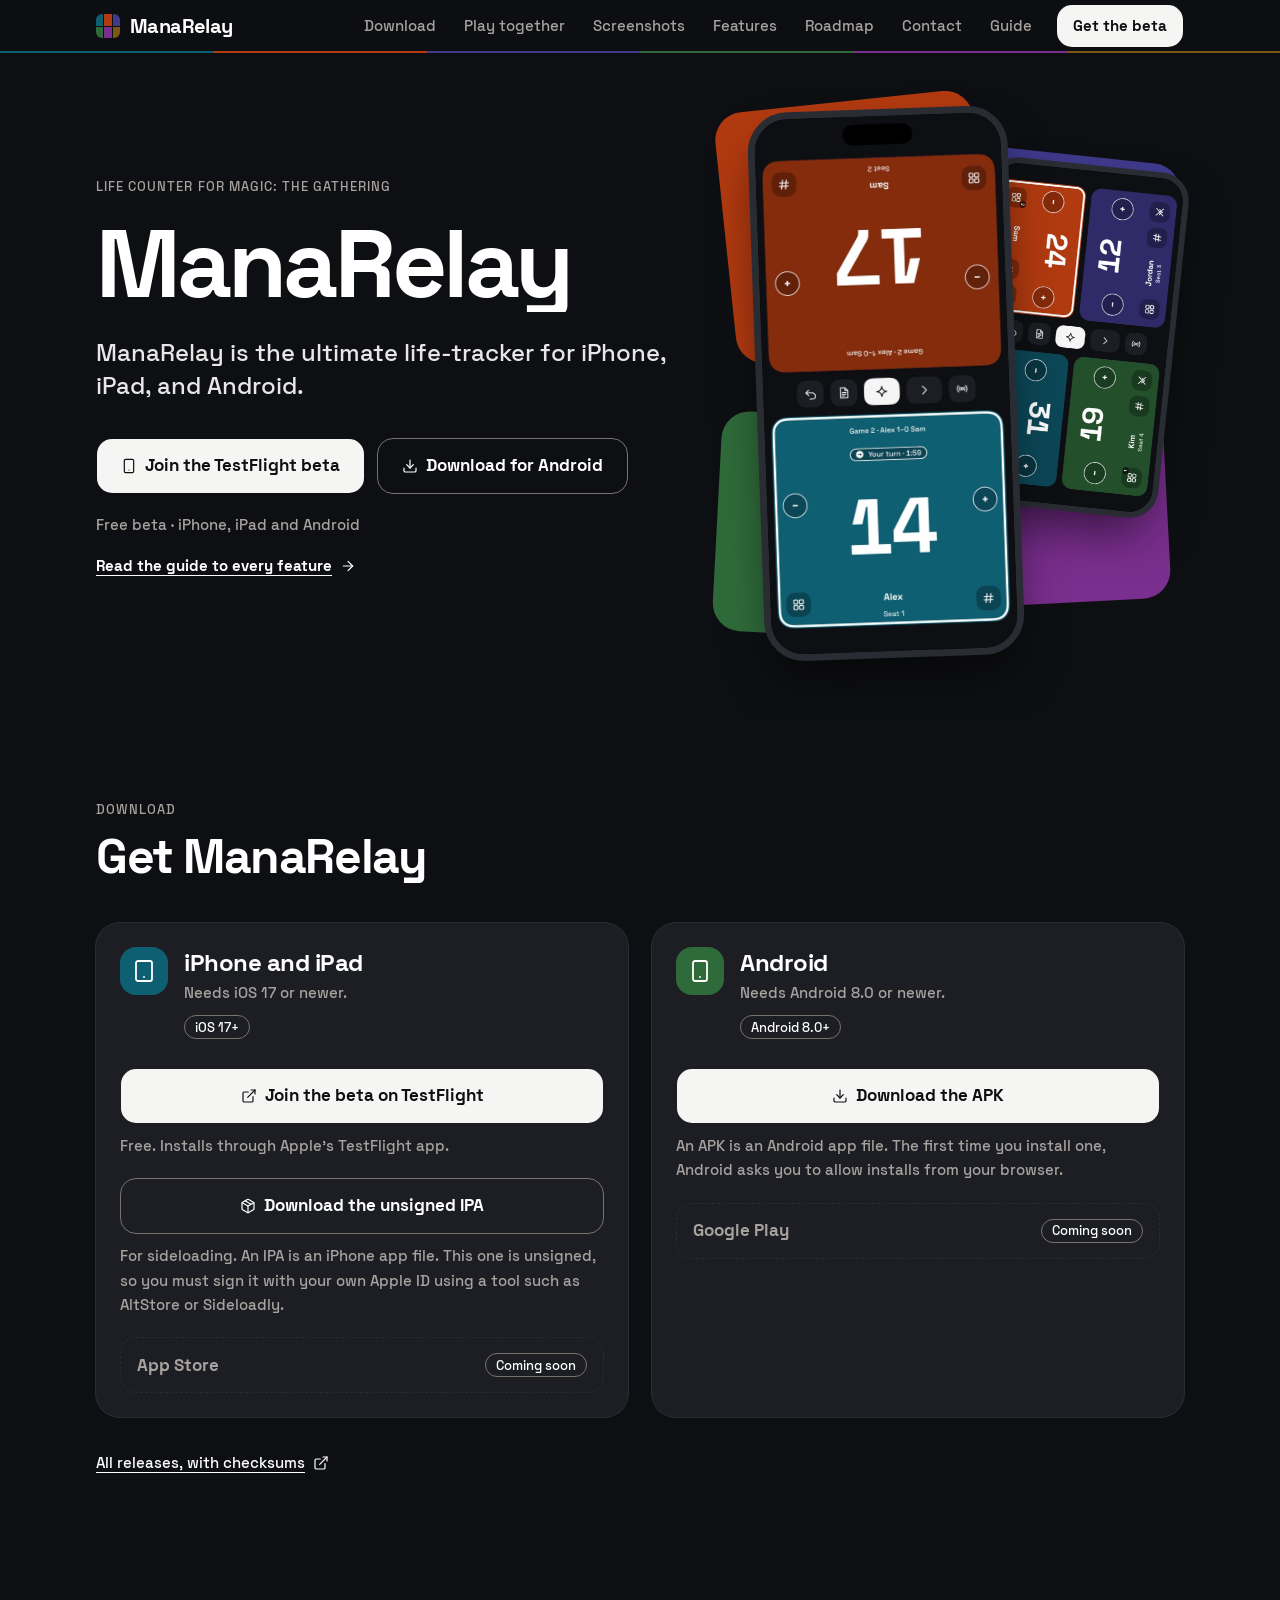
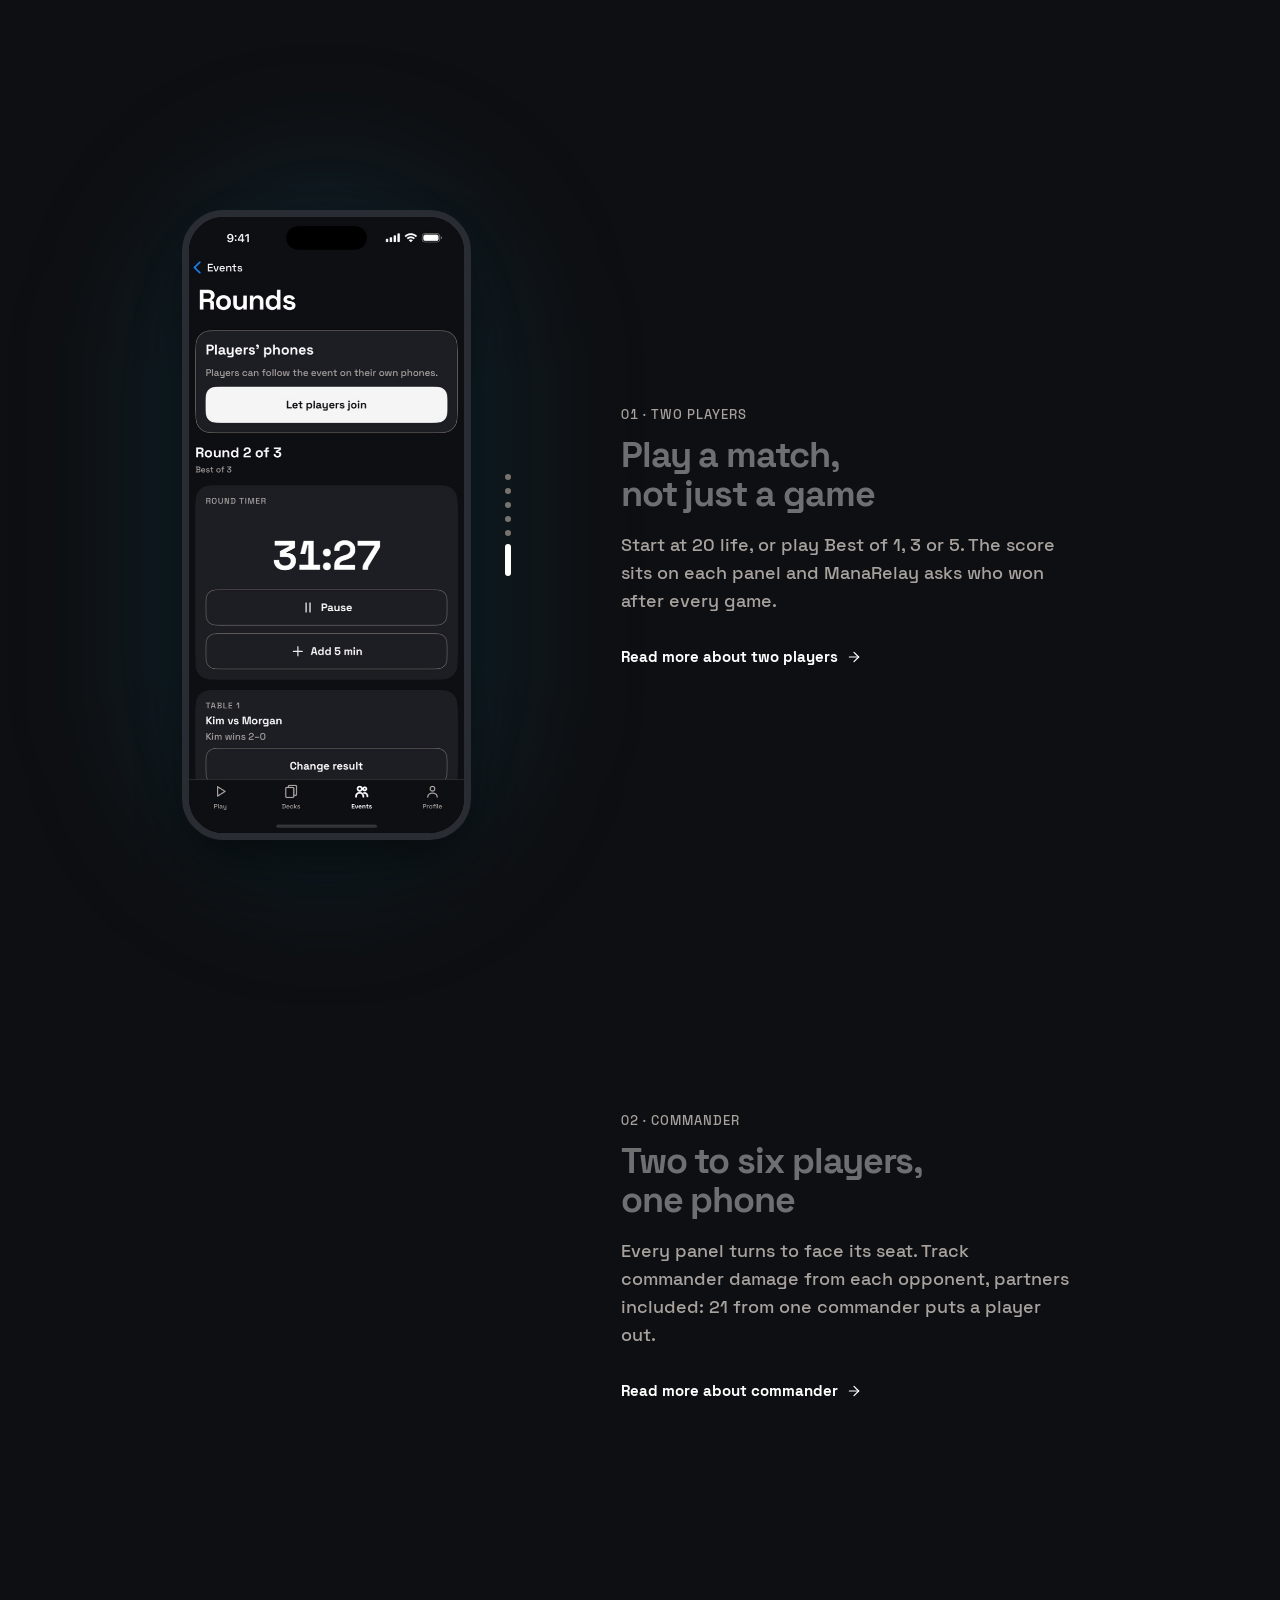
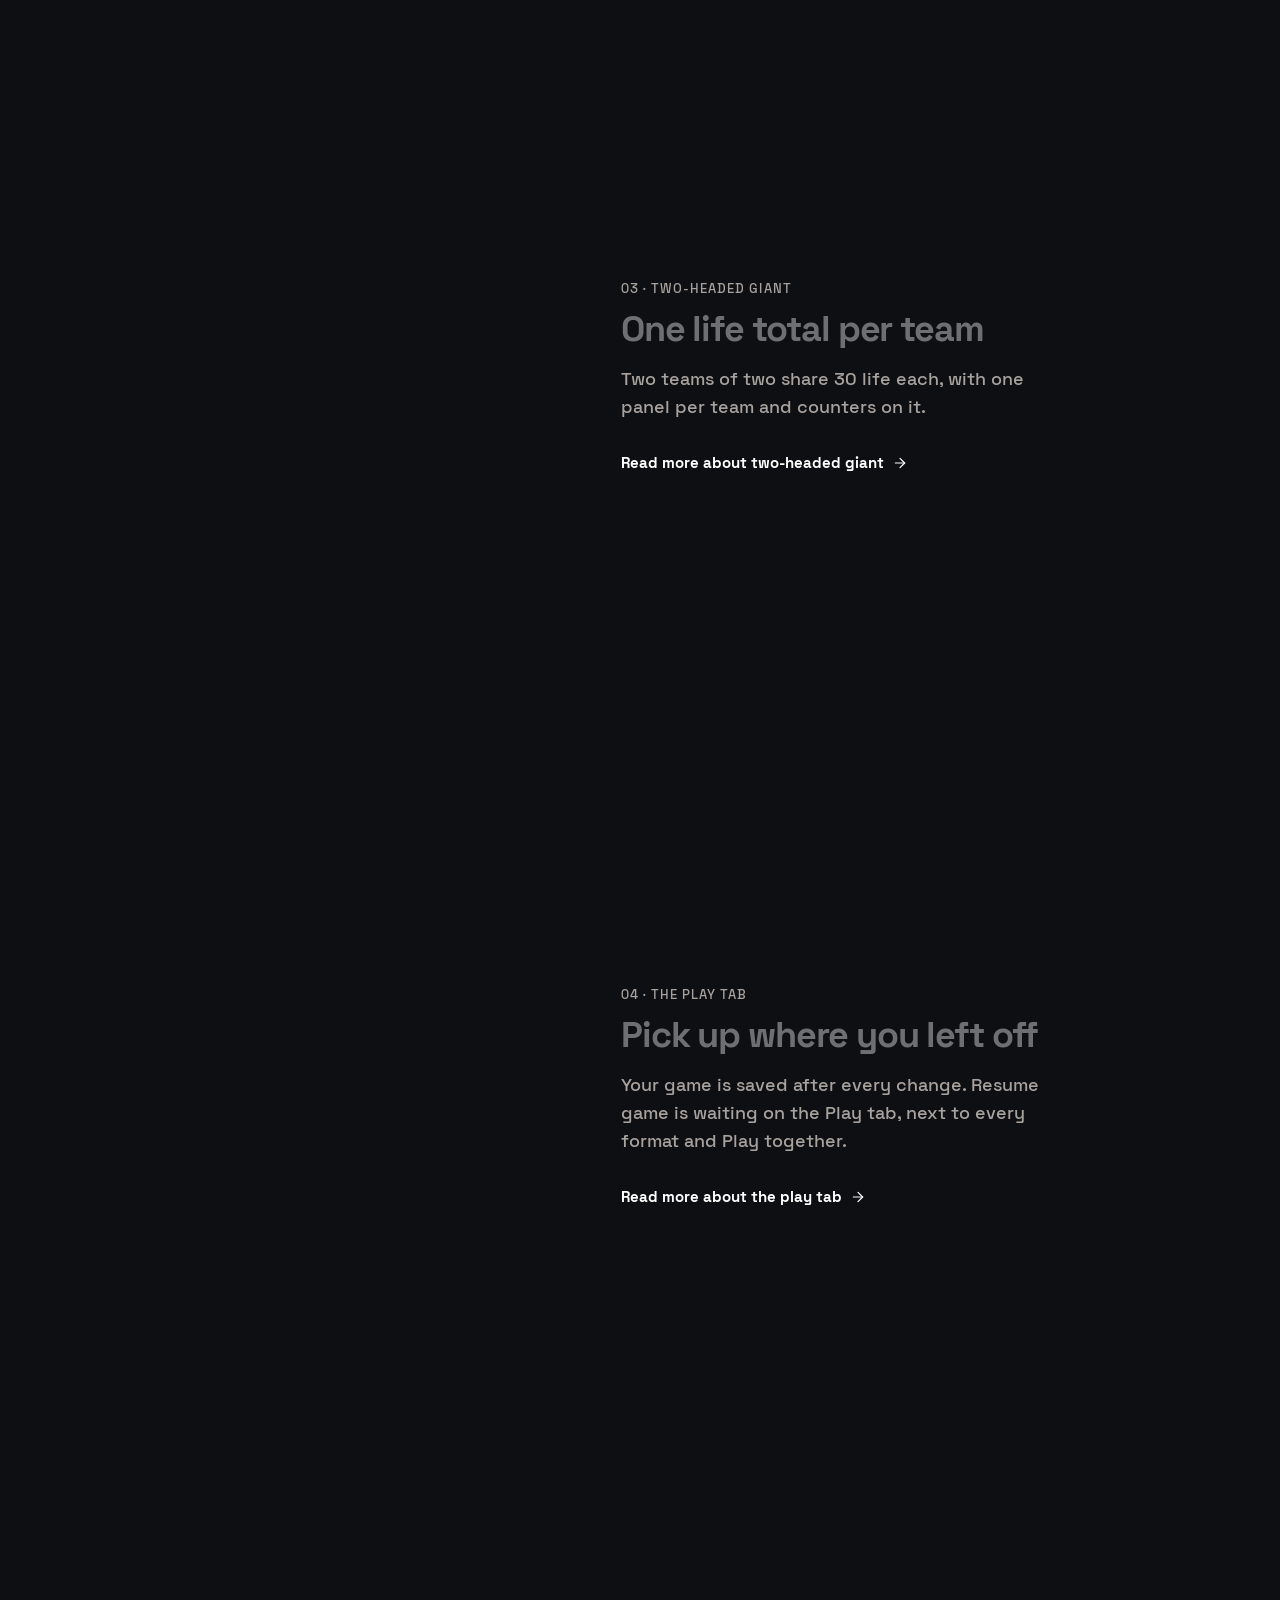
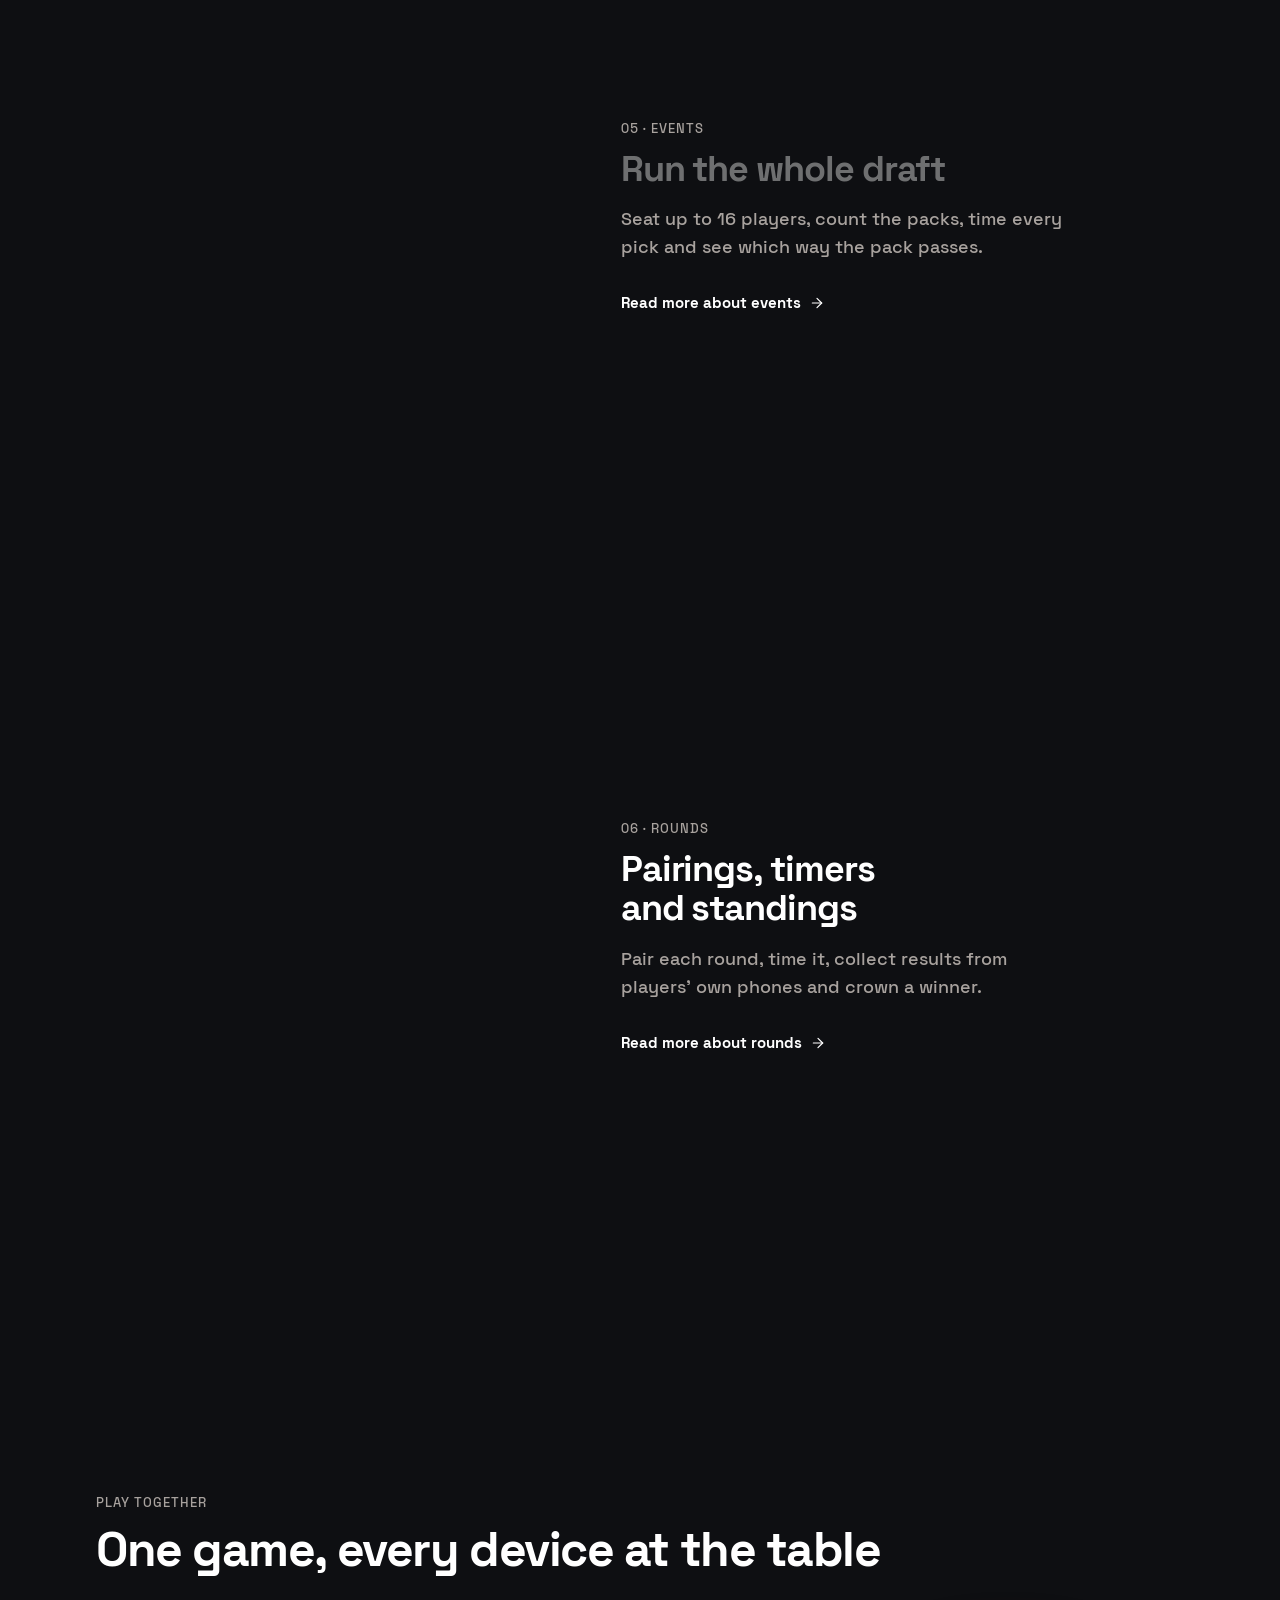
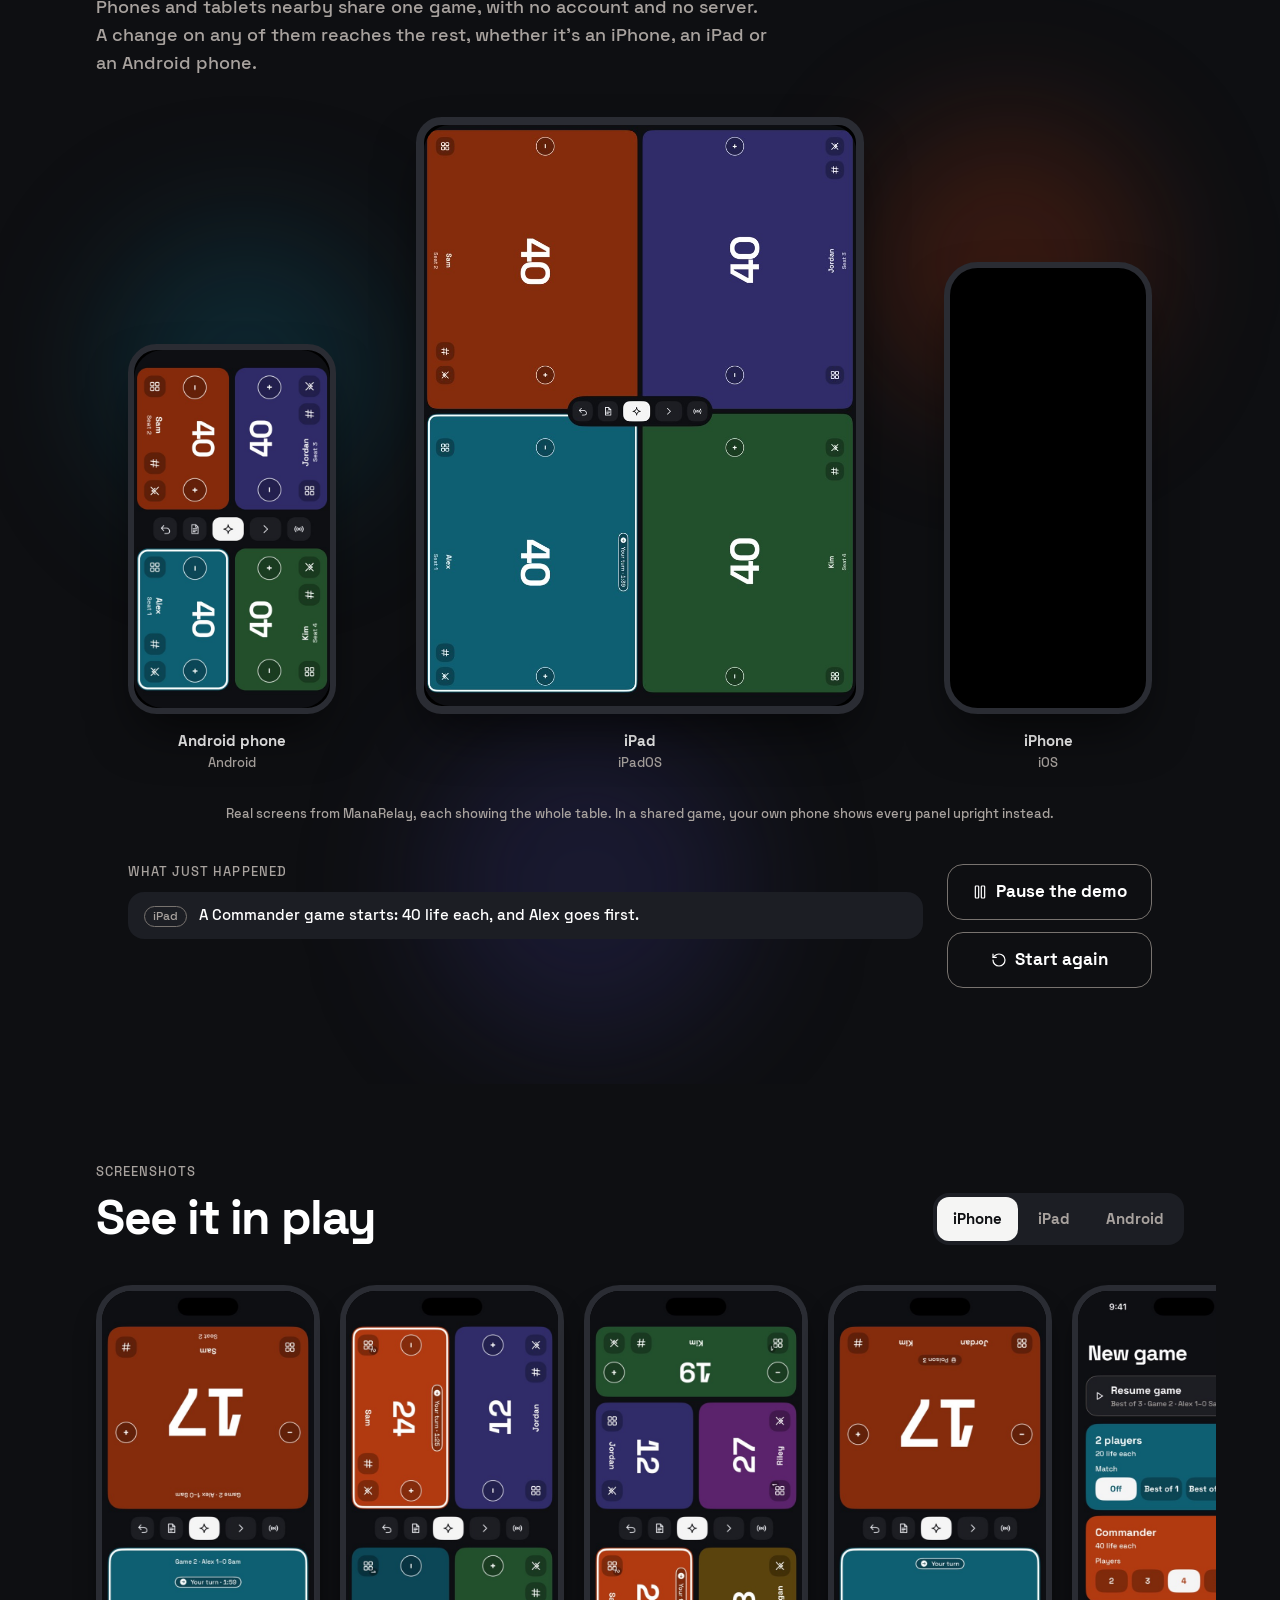
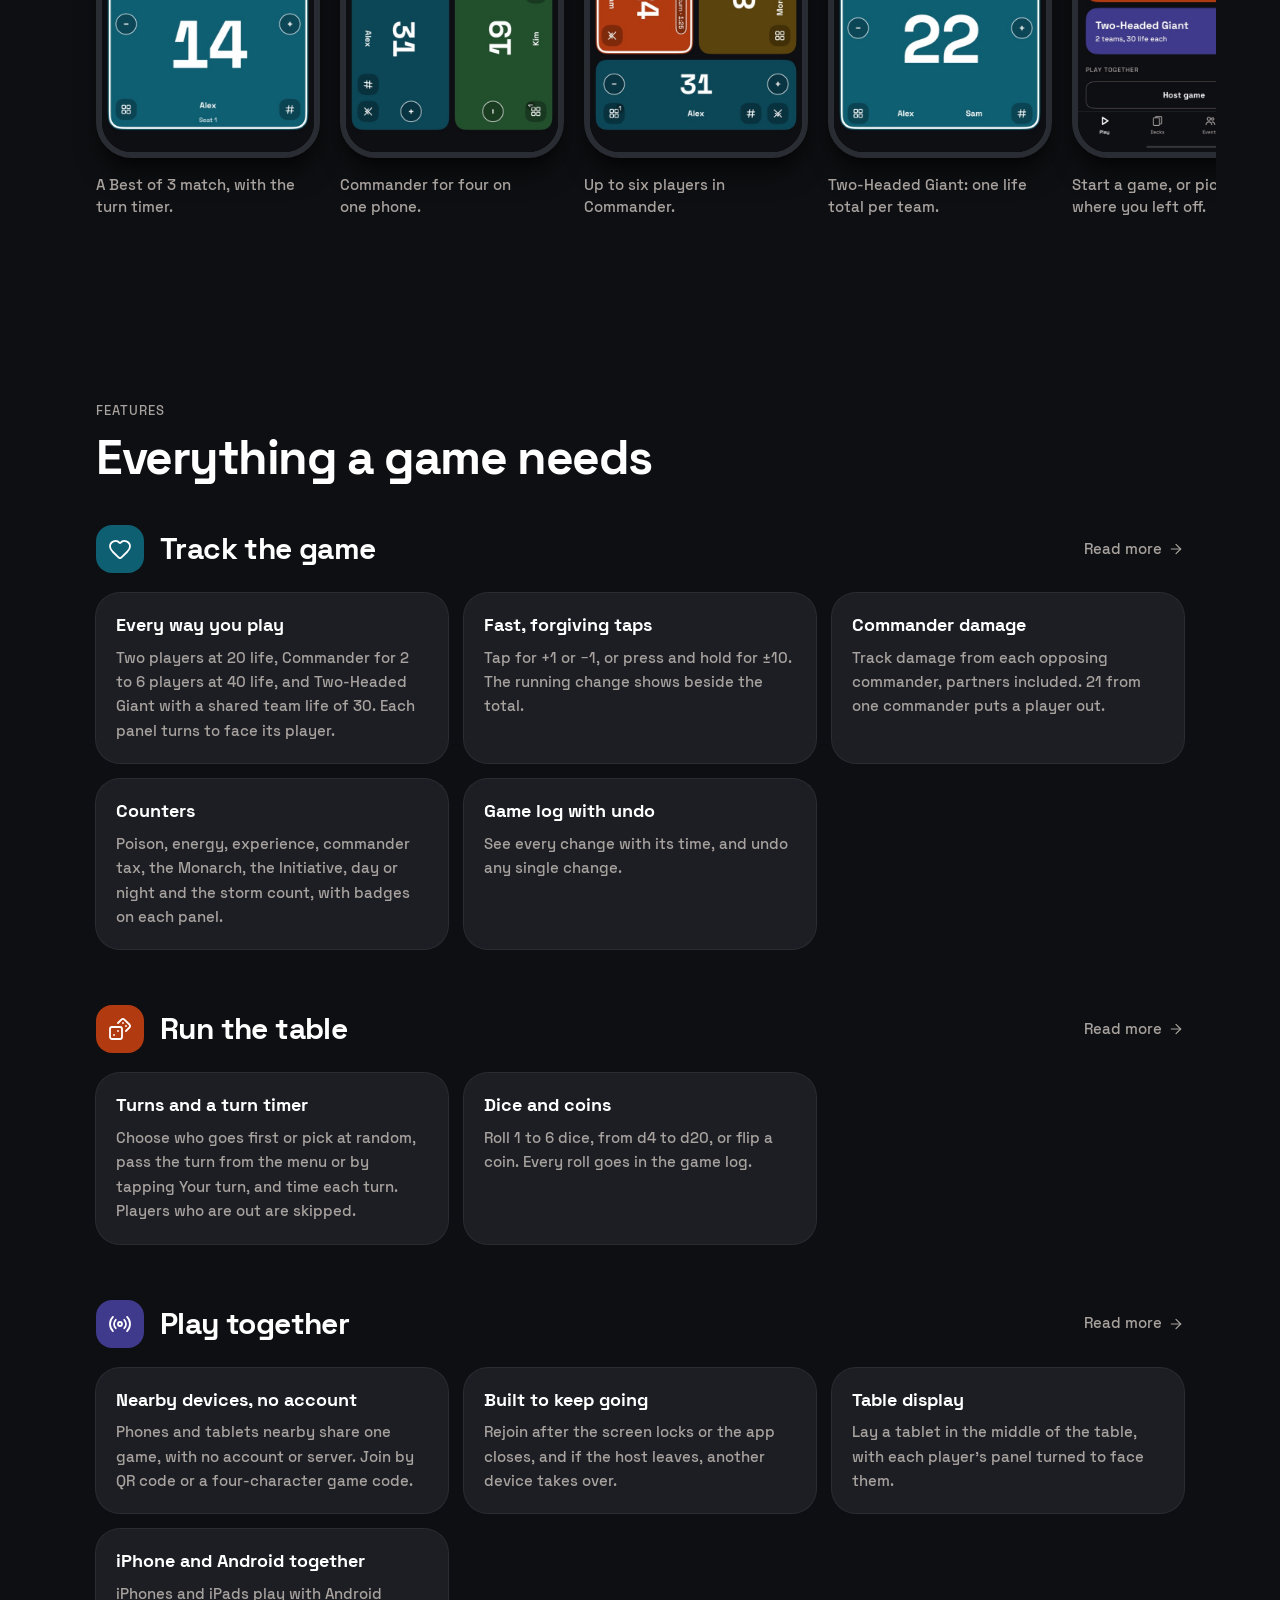
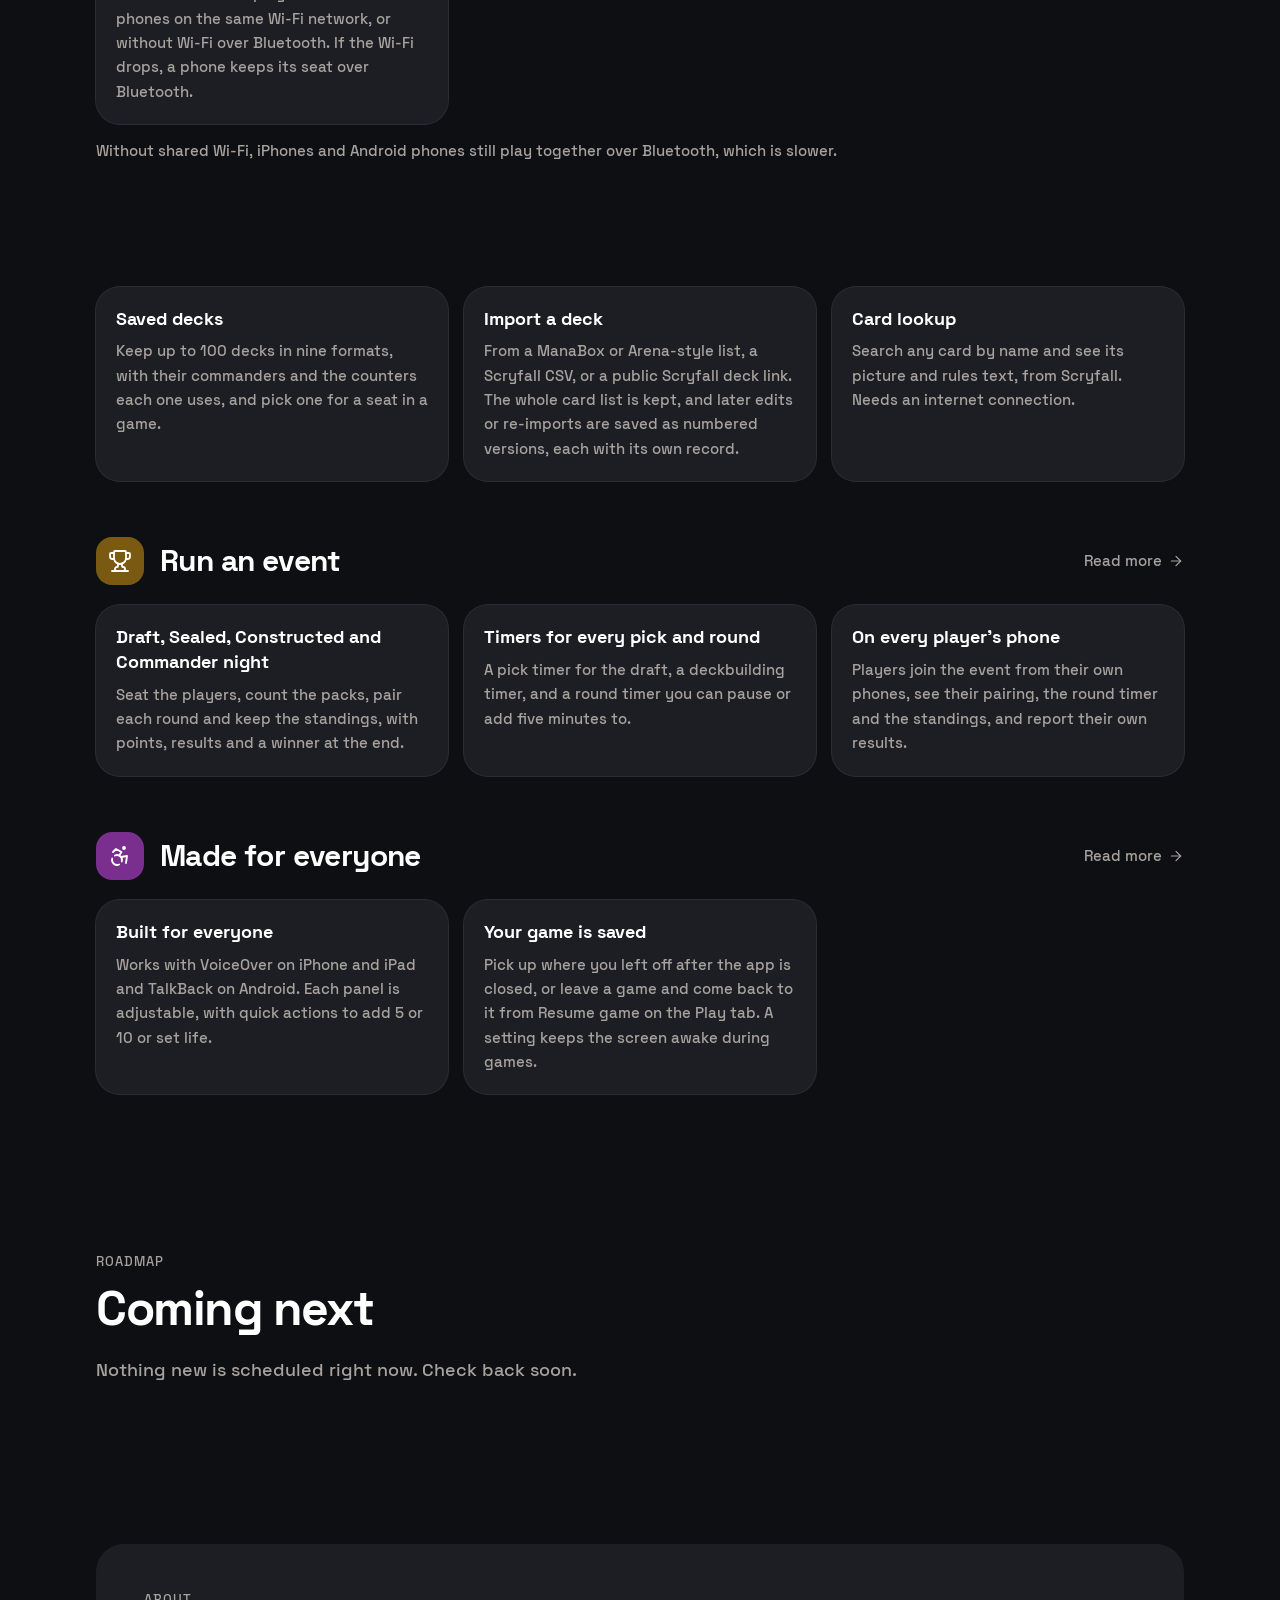
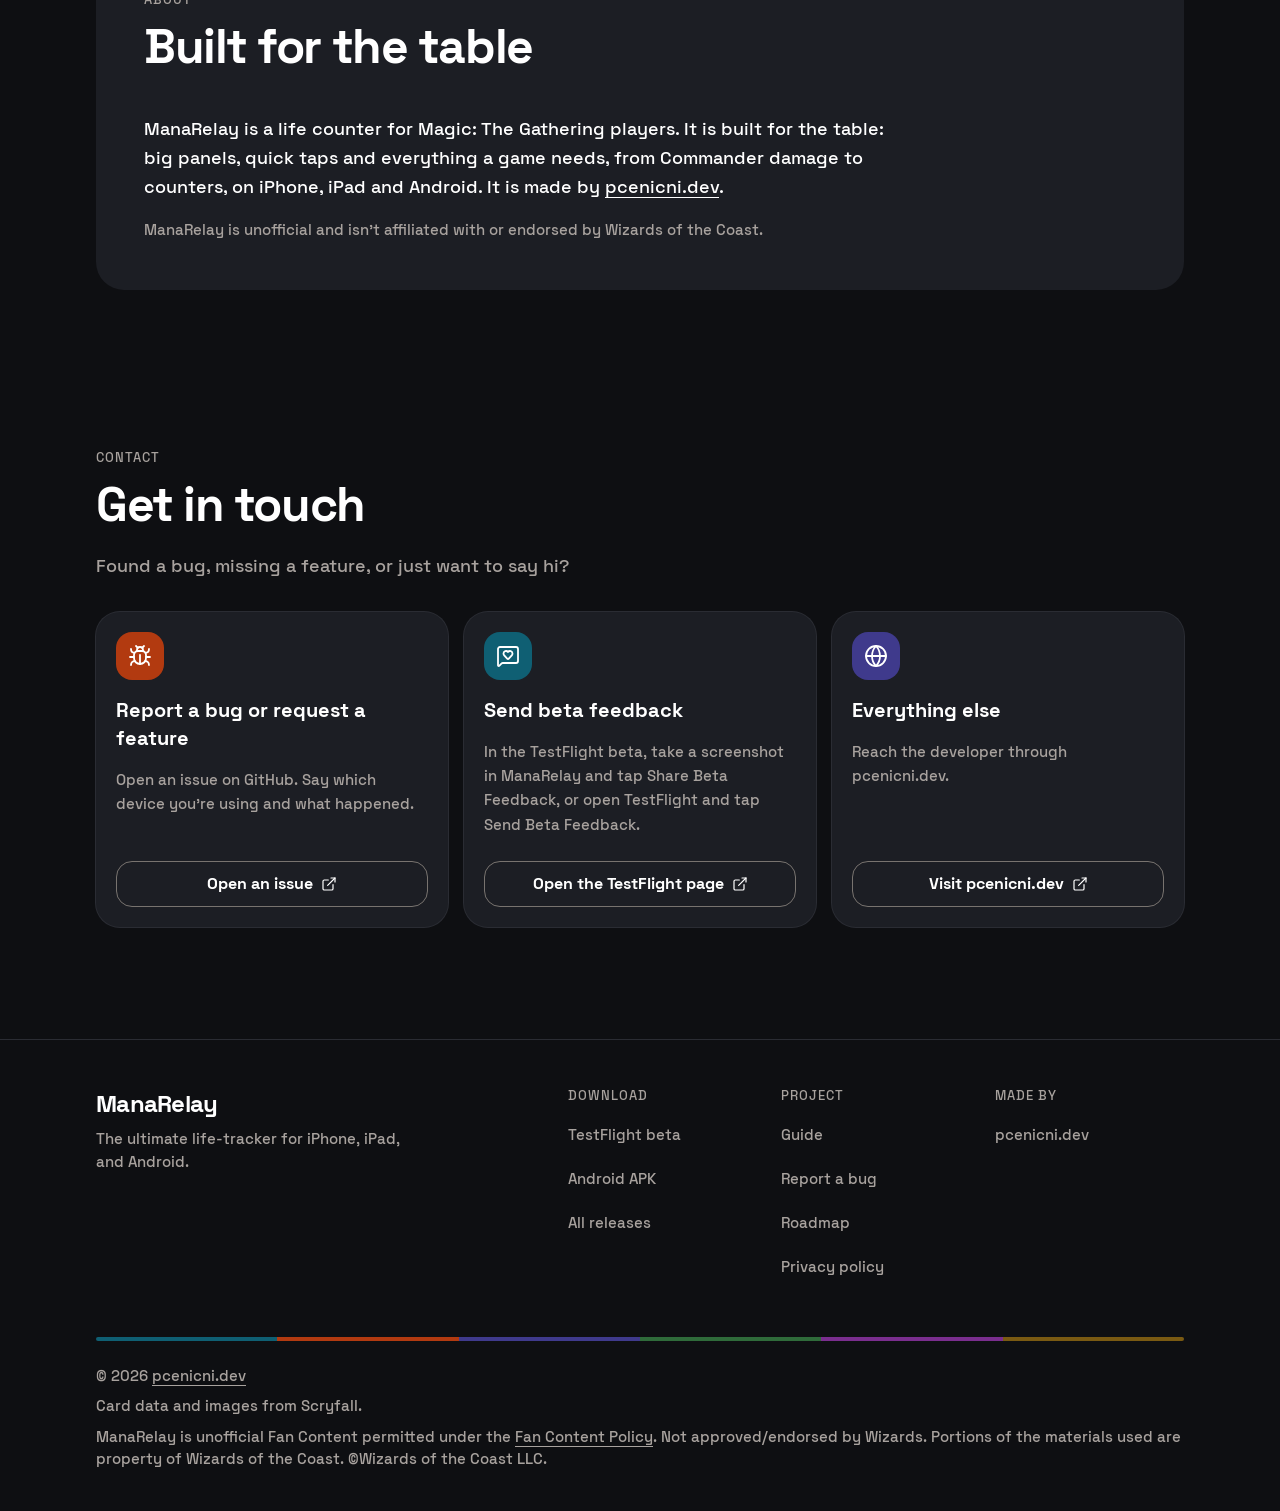
<file: index.html>
<!doctype html>
<html lang="en" class="dark">
  <head>
    <meta charset="utf-8" />
    <meta name="viewport" content="width=device-width, initial-scale=1" />
    <title>ManaRelay</title>
    <meta name="description" content="ManaRelay is the ultimate life-tracker for iPhone, iPad, and Android." />
    <meta name="color-scheme" content="dark" />
    <meta name="theme-color" content="#0E0F12" />
    <meta property="og:title" content="ManaRelay" />
    <meta property="og:description" content="ManaRelay is the ultimate life-tracker for iPhone, iPad, and Android." />
    <meta property="og:image" content="screenshots/iphone/01-two-player-match.jpg" />
    <script type="module" crossorigin src="./assets/main-CehRT5a-.js"></script>
    <link rel="modulepreload" crossorigin href="./assets/SiteHeader-CINL3oJY.js">
    <link rel="modulepreload" crossorigin href="./assets/Reveal-B3Sk6ER4.js">
    <link rel="stylesheet" crossorigin href="./assets/SiteHeader-jfSck-4M.css">
  </head>
  <body>
    <div id="root"></div>
  </body>
</html>
</file>
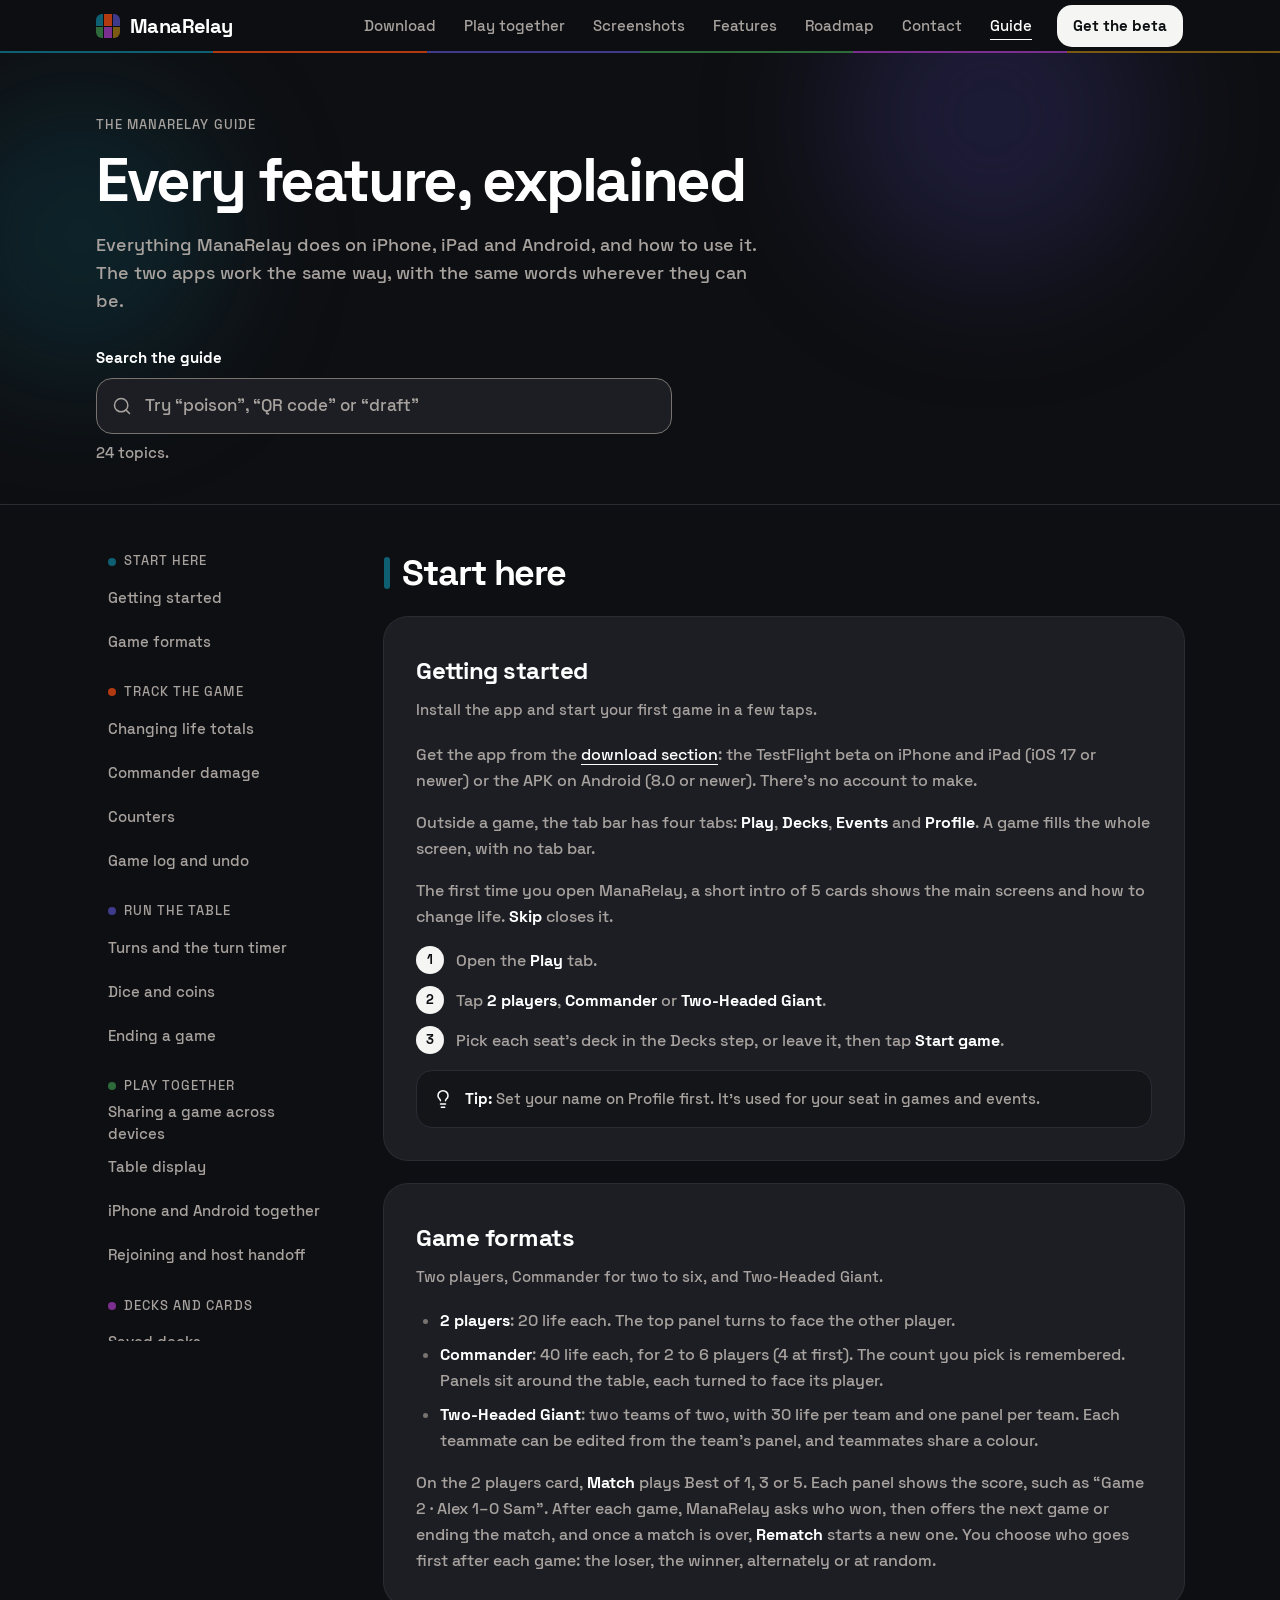
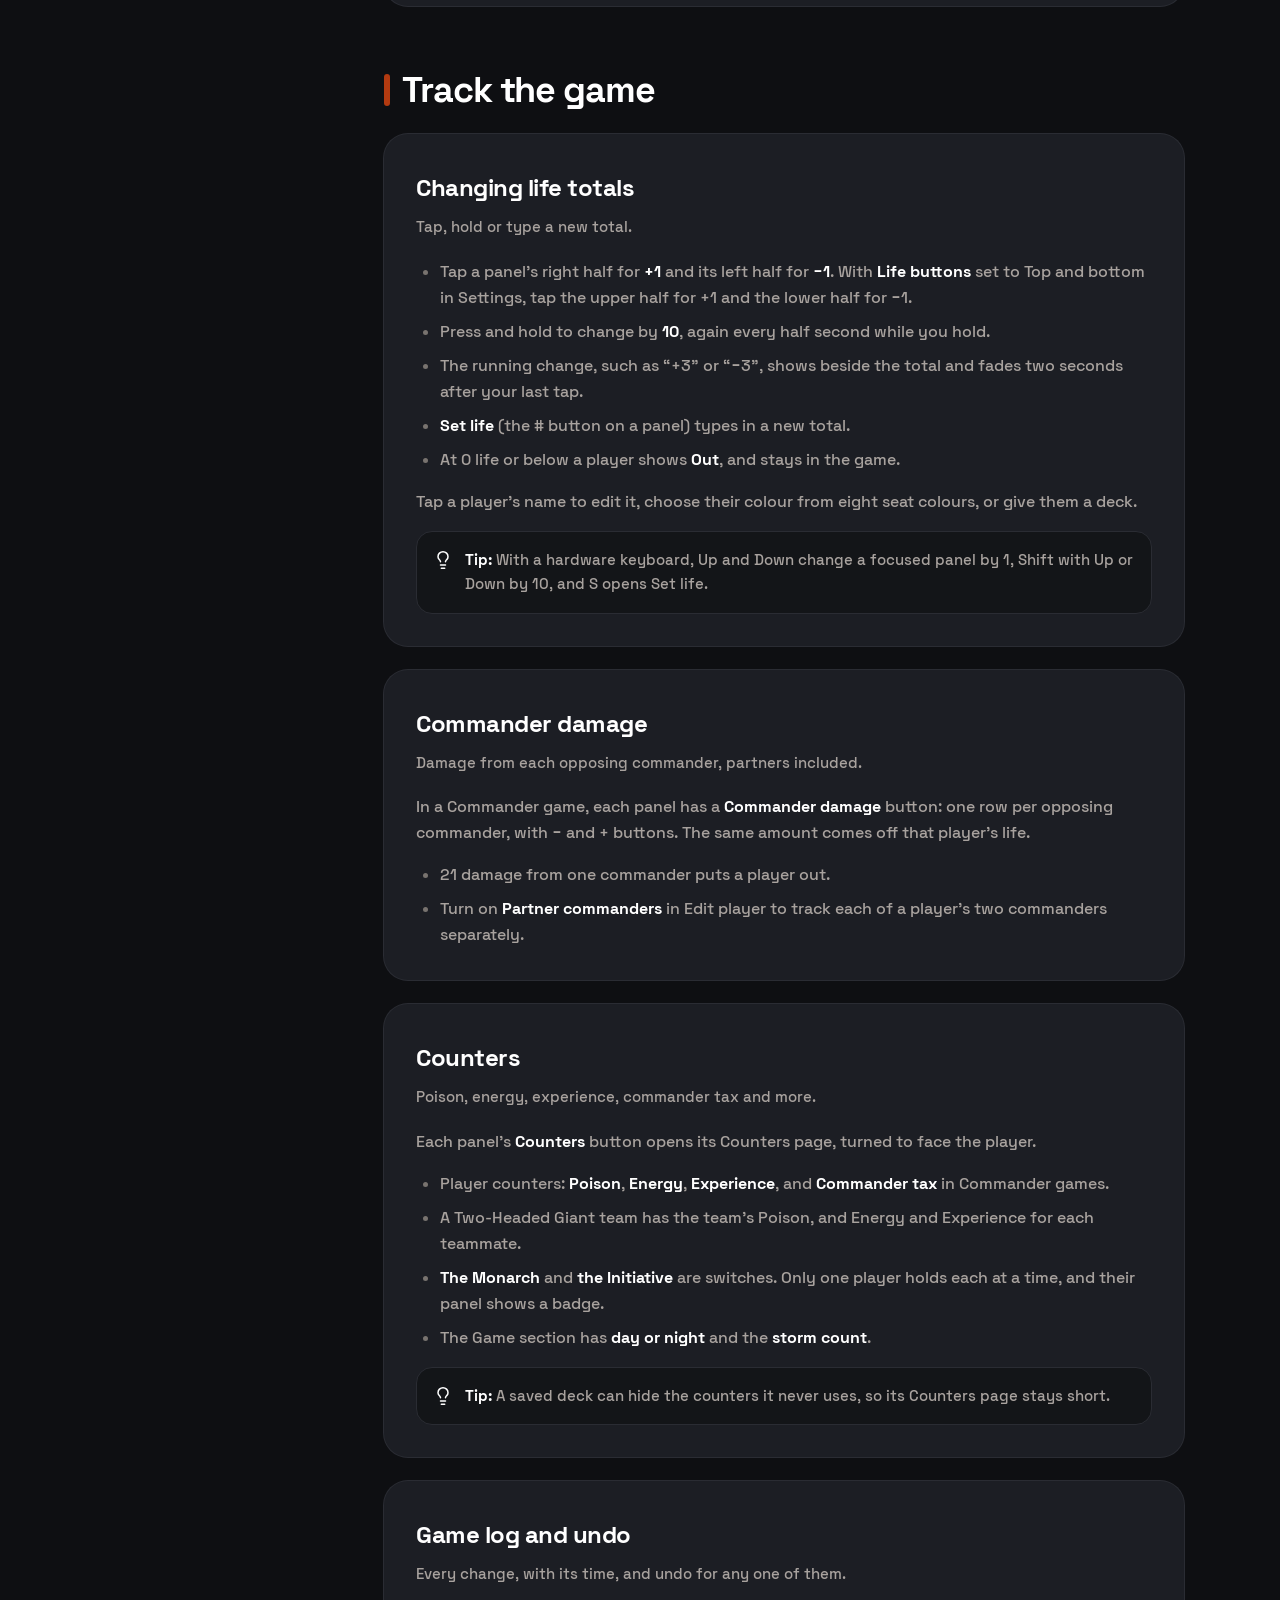
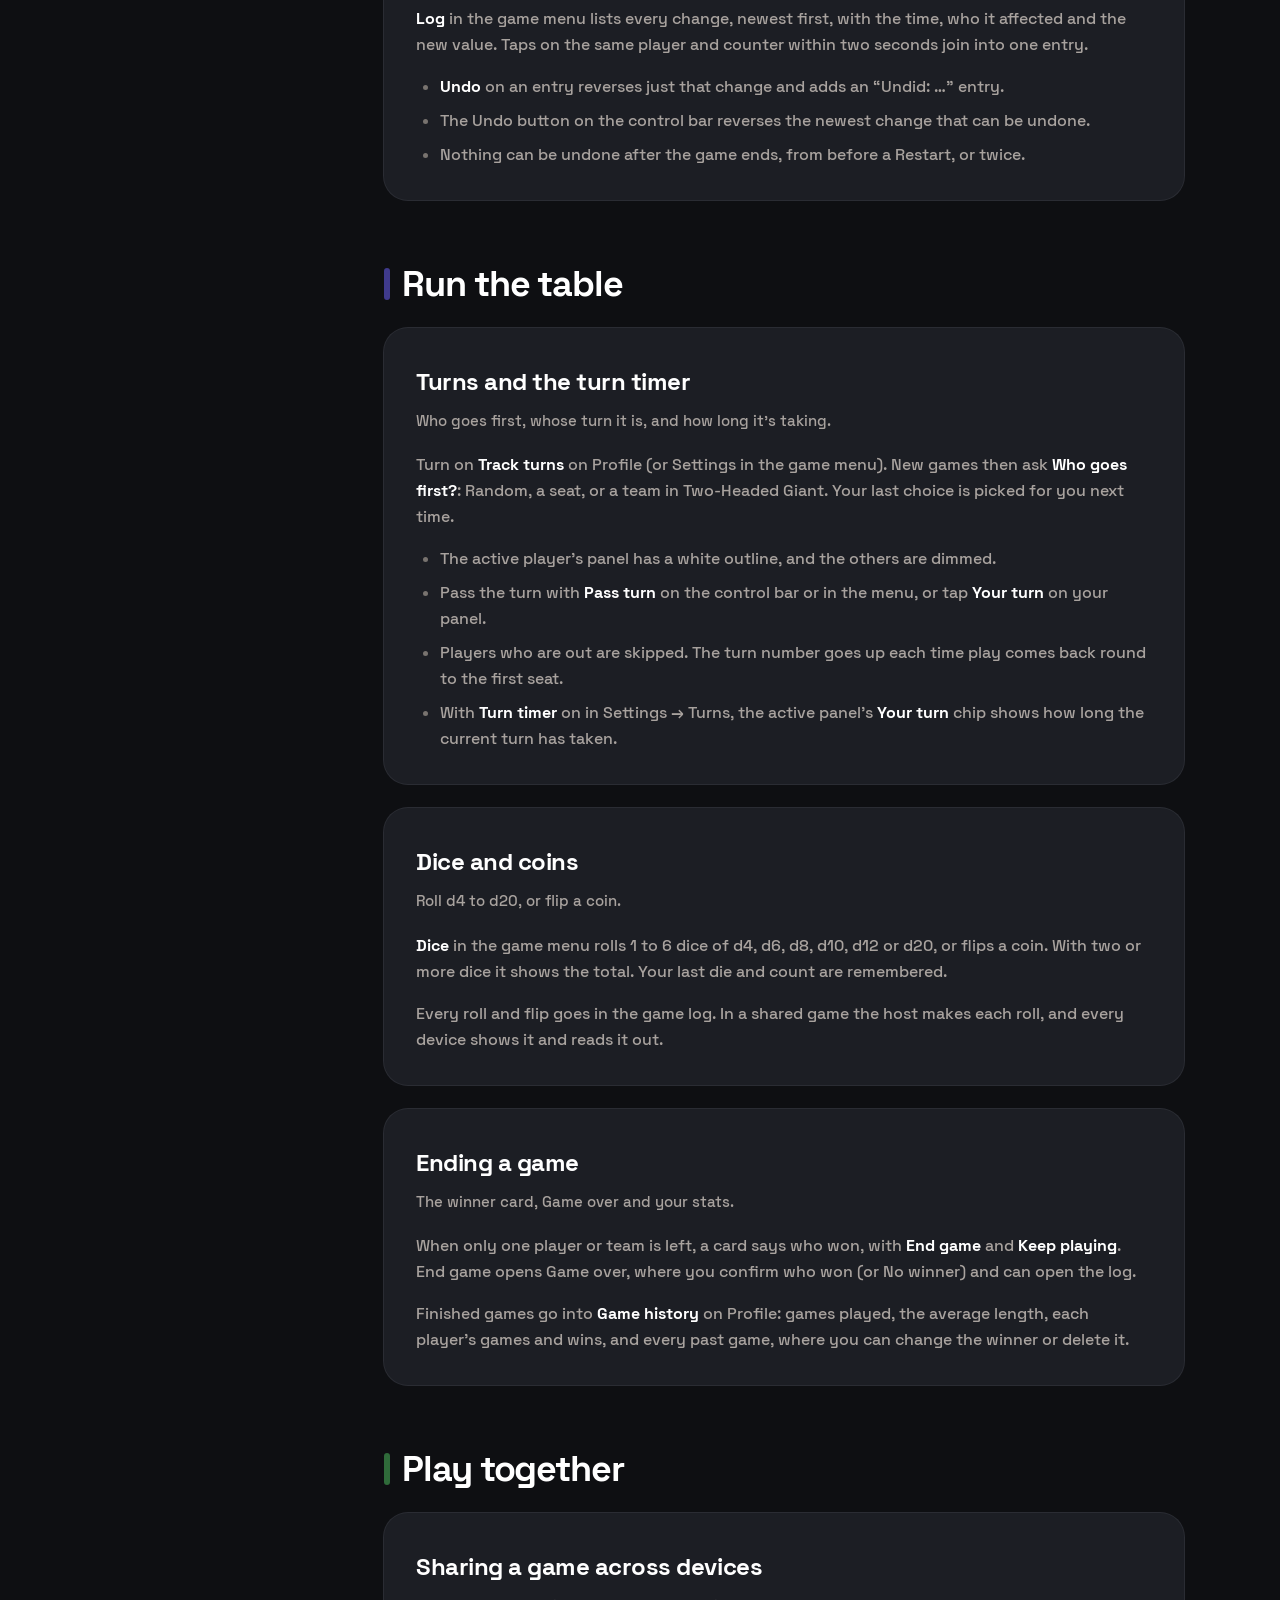
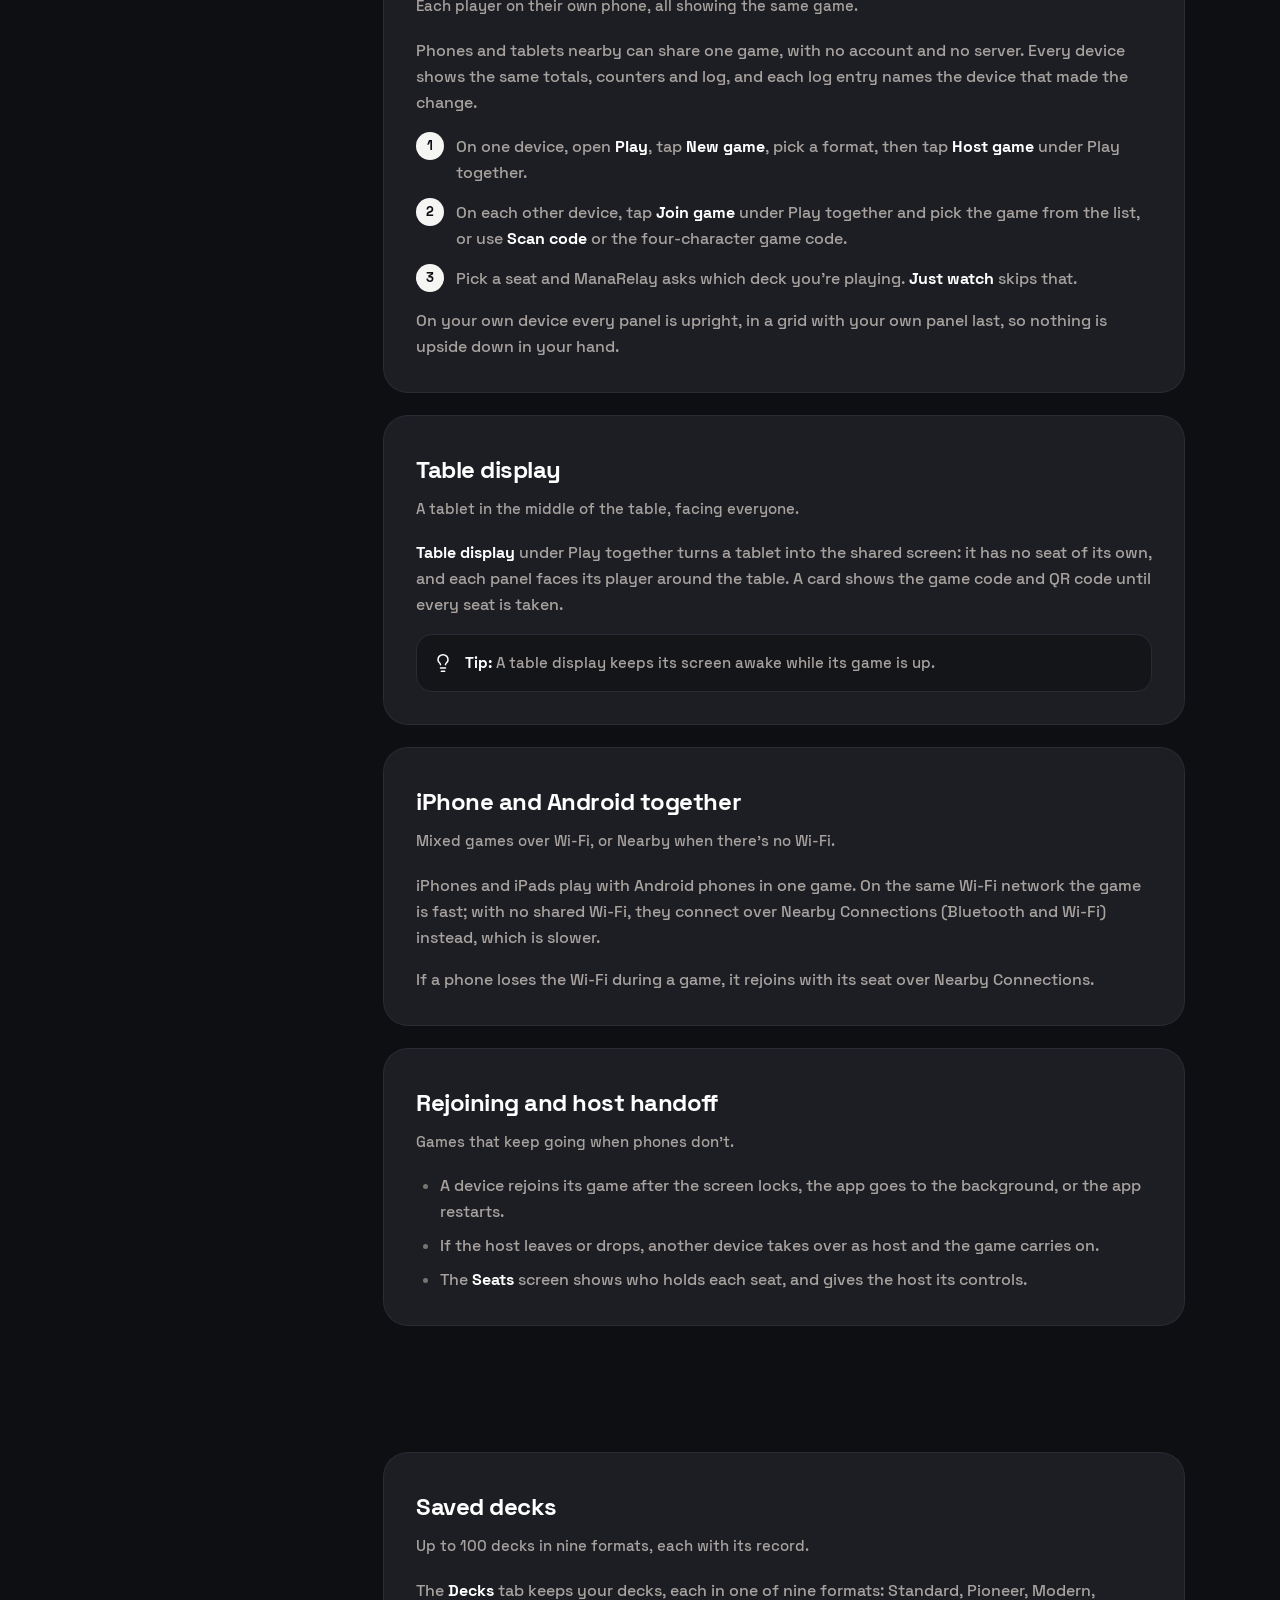
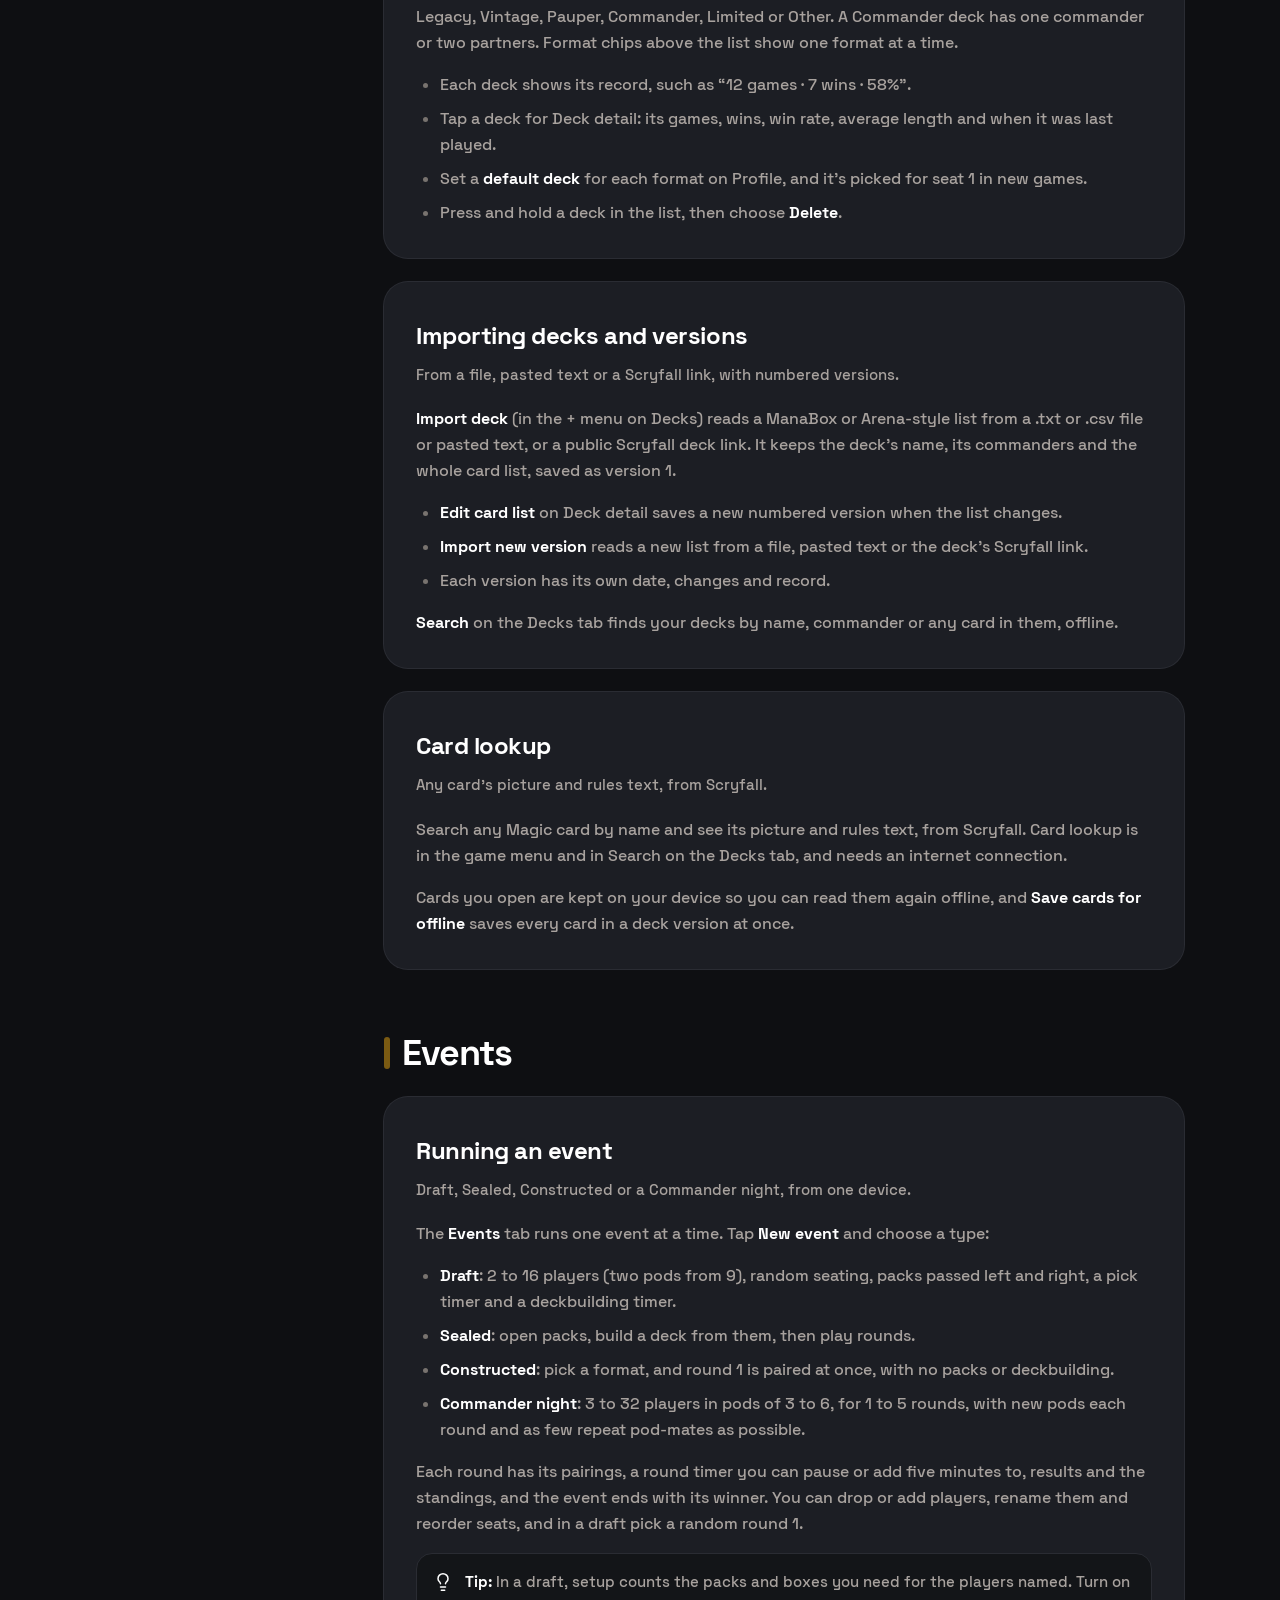
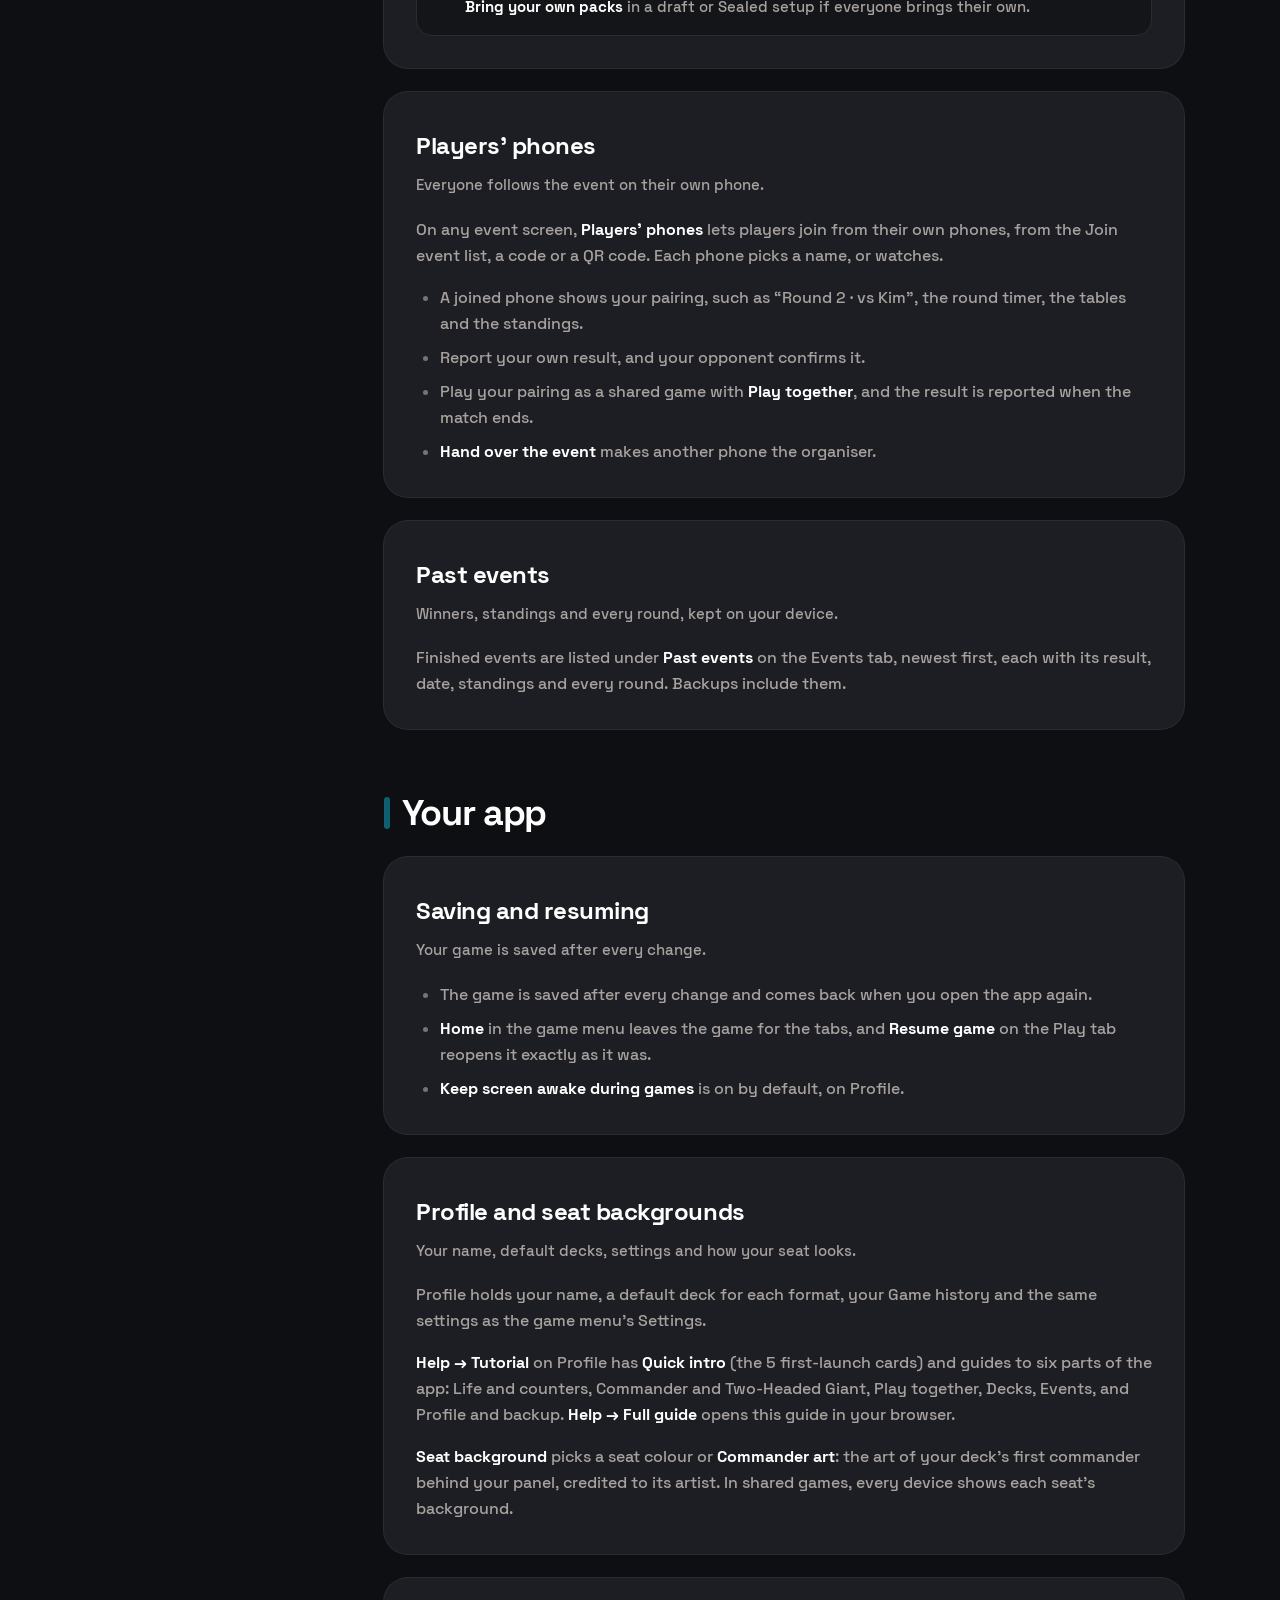
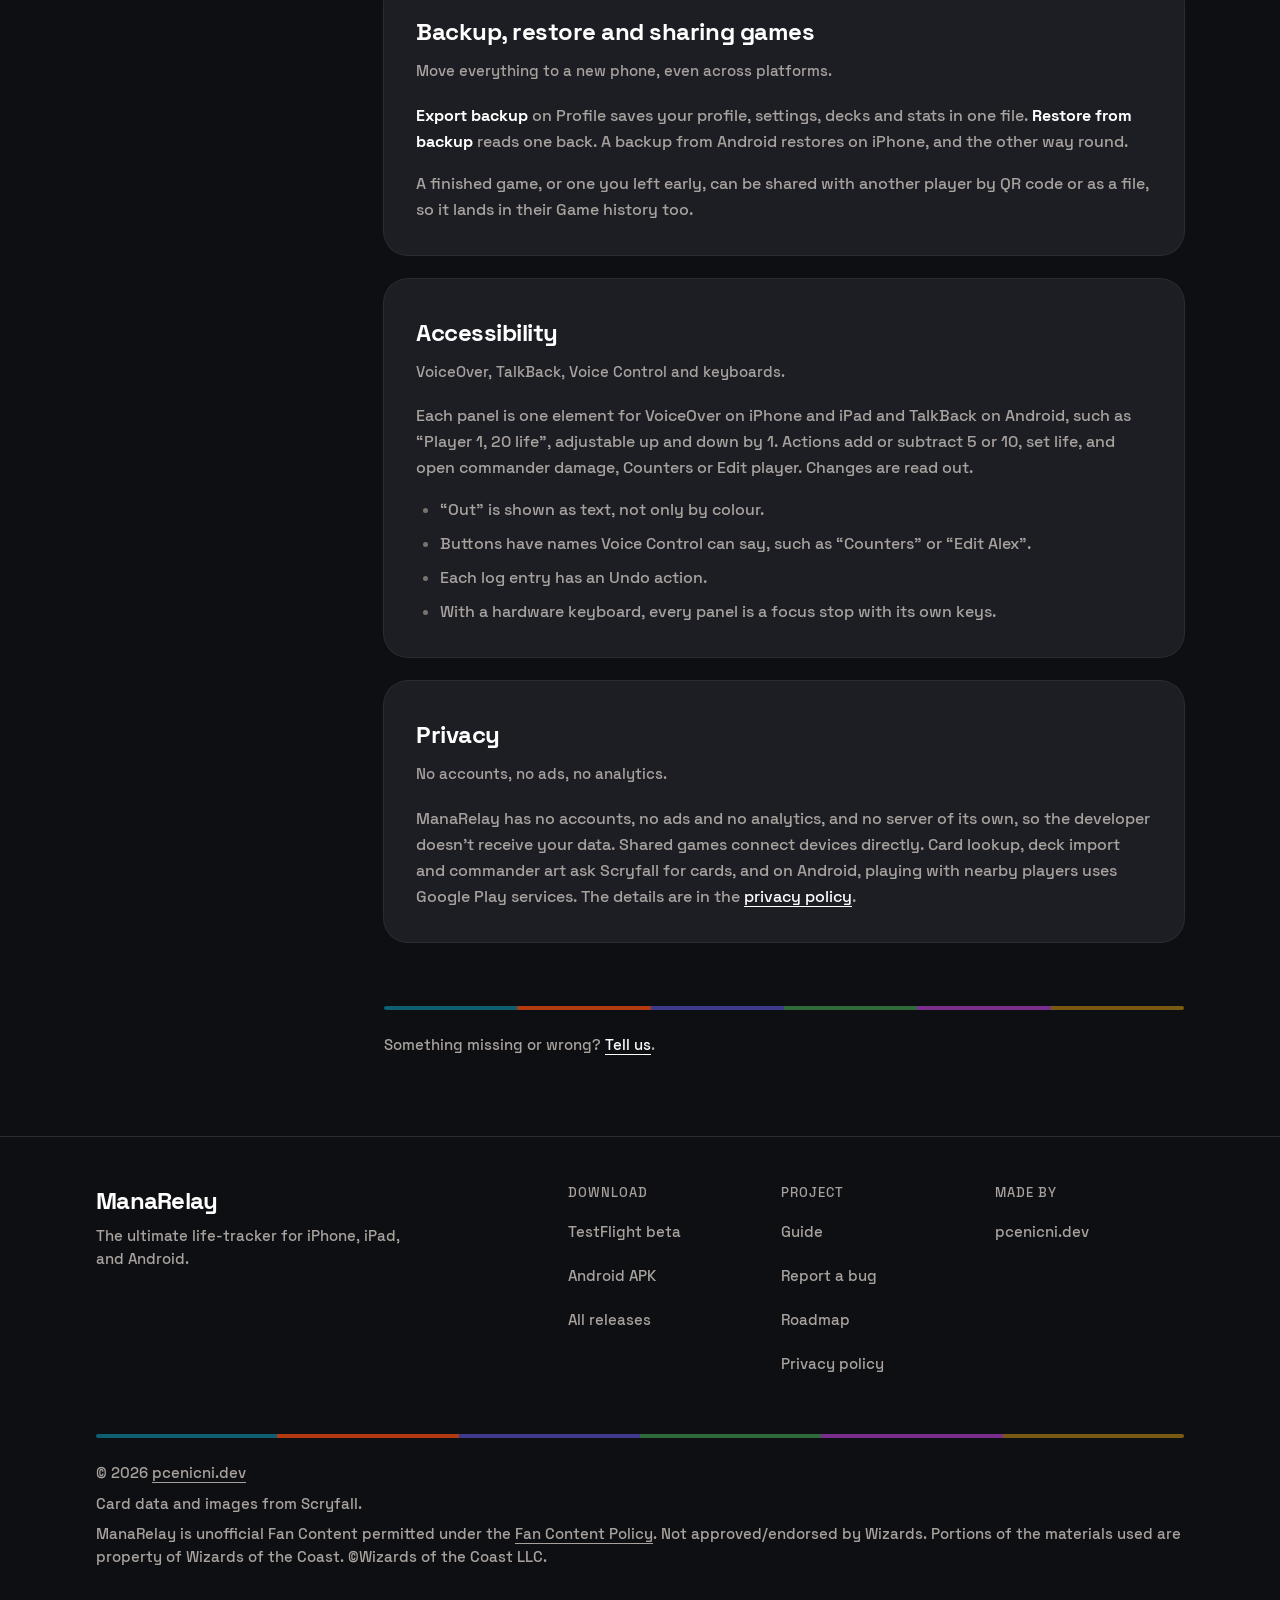
<file: docs.html>
<!doctype html>
<html lang="en" class="dark">
  <head>
    <meta charset="utf-8" />
    <meta name="viewport" content="width=device-width, initial-scale=1" />
    <title>Guide · ManaRelay</title>
    <meta name="description" content="The ManaRelay guide: every feature of the life counter for iPhone, iPad and Android, and how to use it." />
    <meta name="color-scheme" content="dark" />
    <meta name="theme-color" content="#0E0F12" />
    <meta property="og:title" content="Guide · ManaRelay" />
    <meta property="og:description" content="The ManaRelay guide: every feature of the life counter for iPhone, iPad and Android, and how to use it." />
    <meta property="og:image" content="screenshots/iphone/01-two-player-match.jpg" />
    <script type="module" crossorigin src="./assets/docs-q7mByXel.js"></script>
    <link rel="modulepreload" crossorigin href="./assets/SiteHeader-CINL3oJY.js">
    <link rel="modulepreload" crossorigin href="./assets/Reveal-B3Sk6ER4.js">
    <link rel="modulepreload" crossorigin href="./assets/Inline-DWRpYtR8.js">
    <link rel="stylesheet" crossorigin href="./assets/SiteHeader-jfSck-4M.css">
  </head>
  <body>
    <div id="root"></div>
  </body>
</html>
</file>
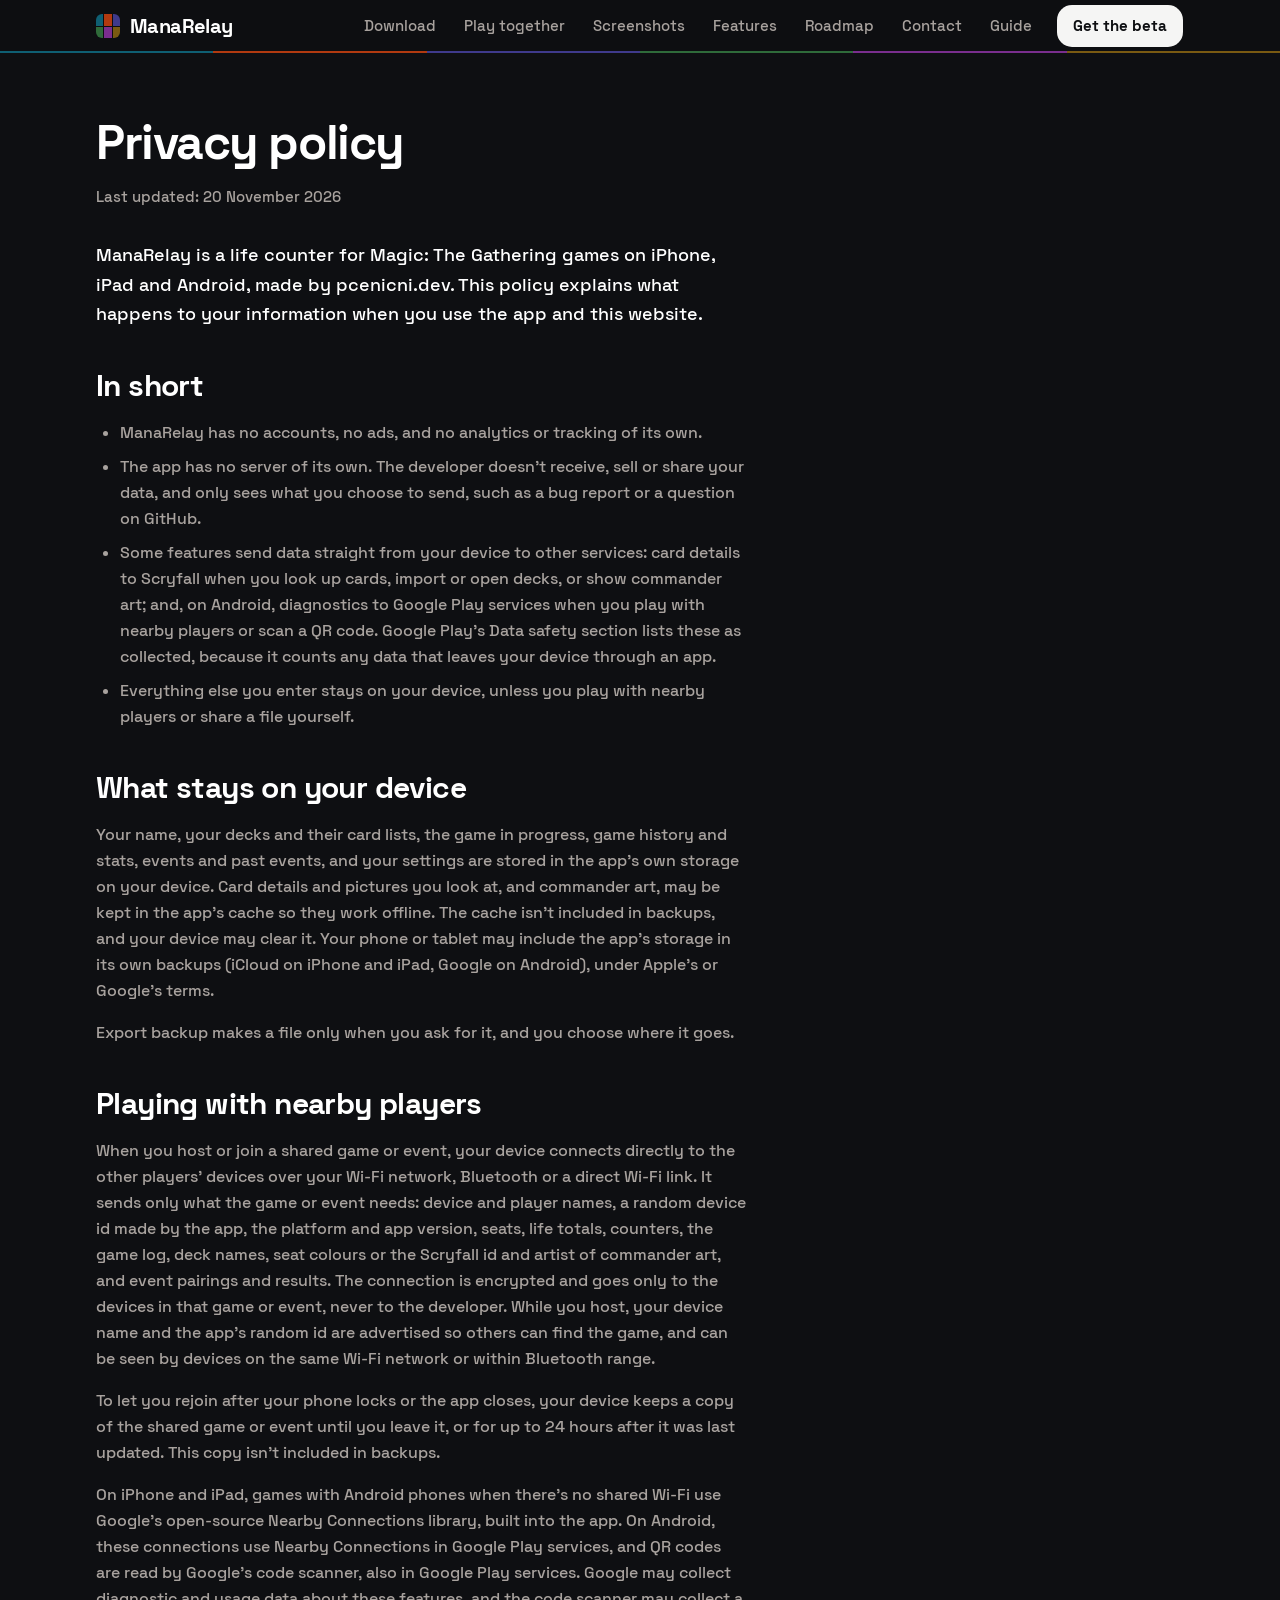
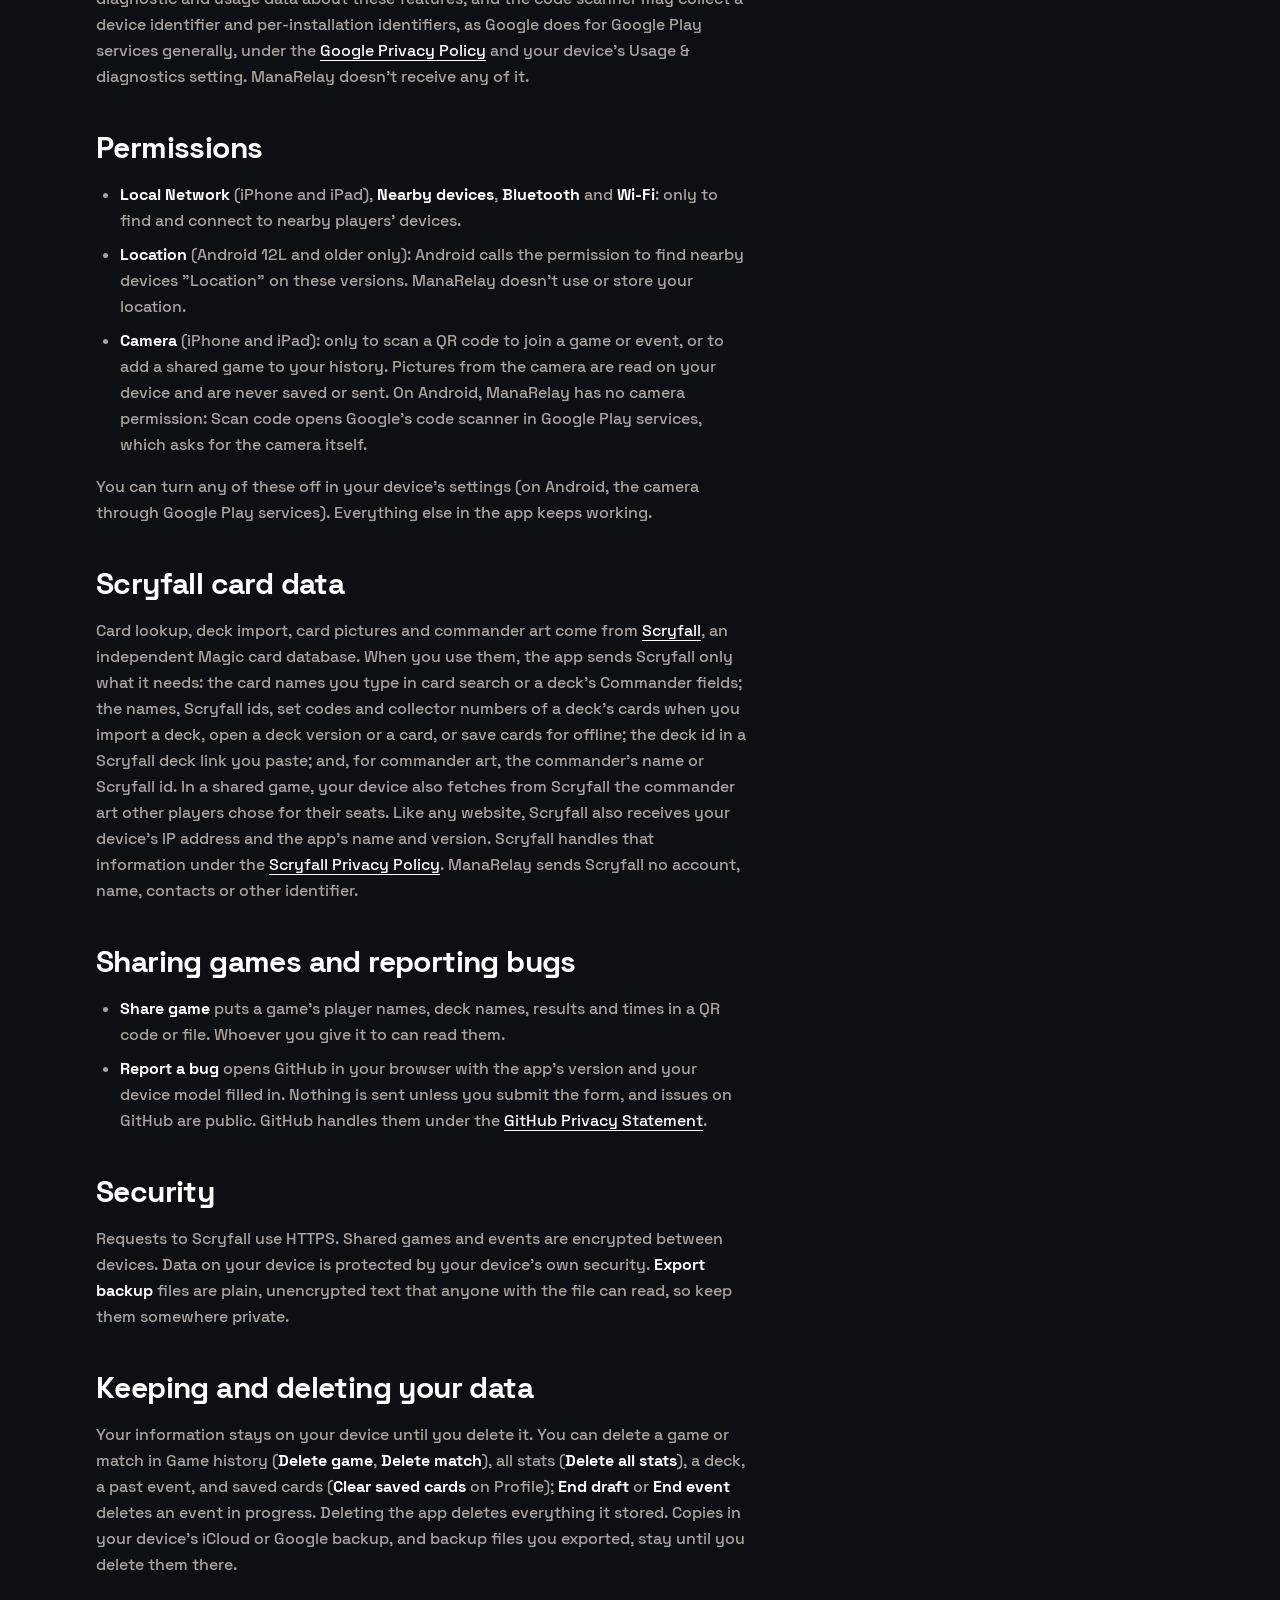
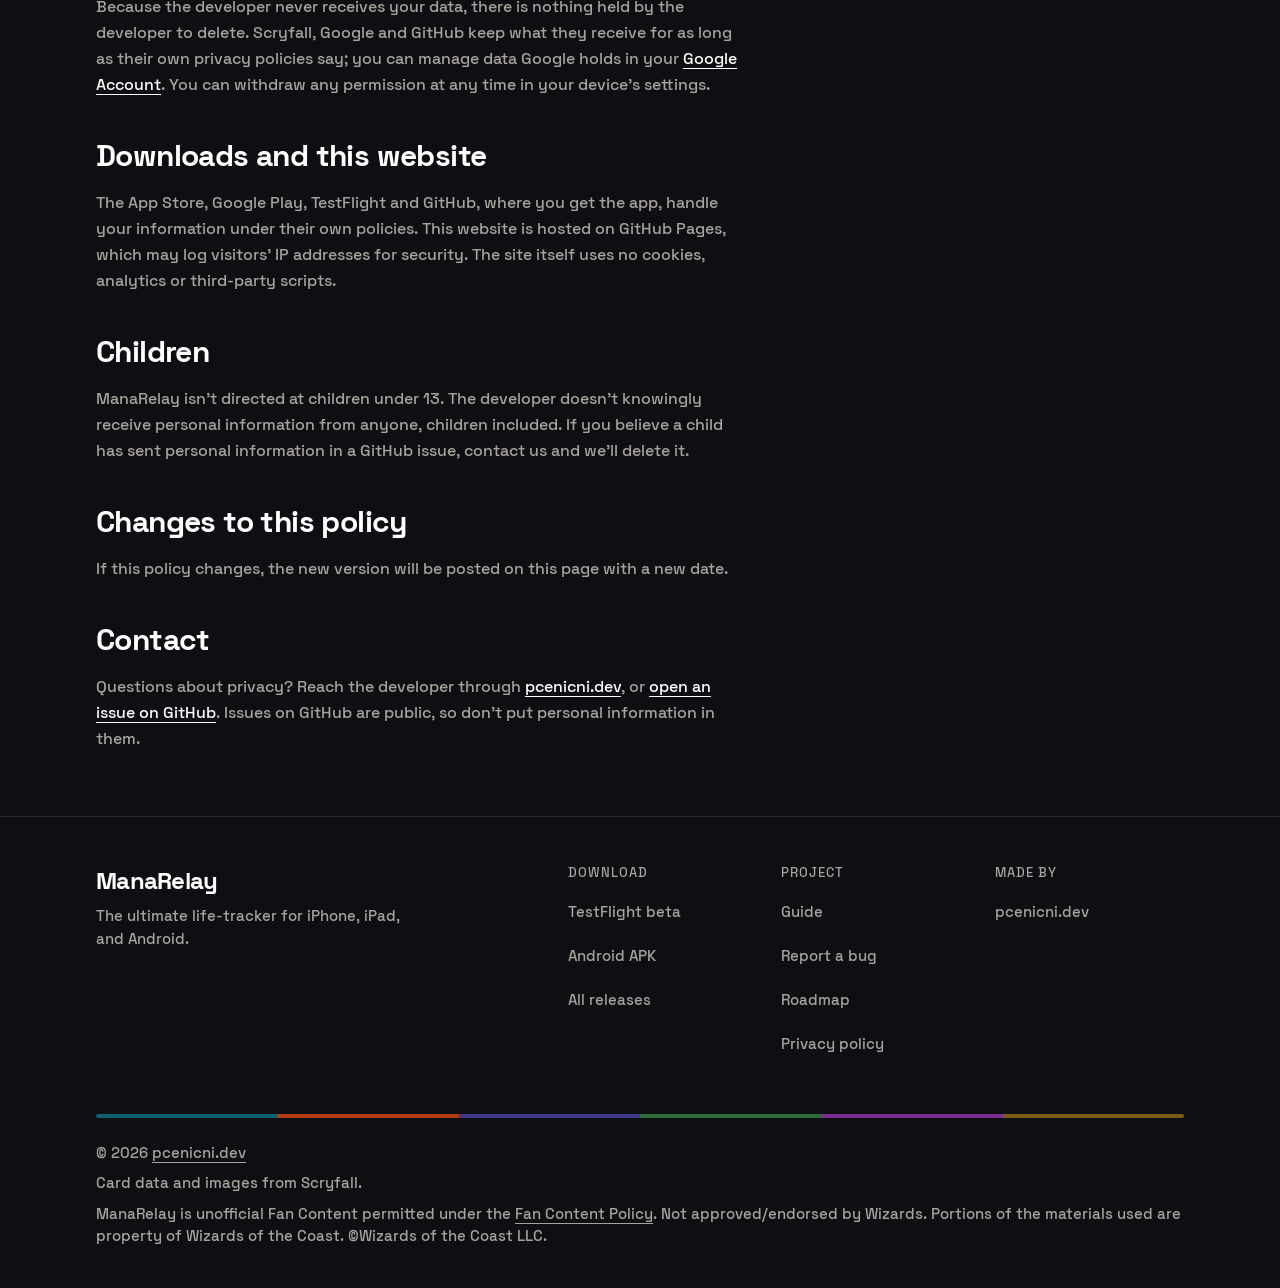
<file: privacy.html>
<!doctype html>
<html lang="en" class="dark">
  <head>
    <meta charset="utf-8" />
    <meta name="viewport" content="width=device-width, initial-scale=1" />
    <title>Privacy policy · ManaRelay</title>
    <meta name="description" content="How ManaRelay handles your information: no accounts, no ads, no analytics, and no data received by the developer." />
    <meta name="color-scheme" content="dark" />
    <meta name="theme-color" content="#0E0F12" />
    <meta property="og:title" content="Privacy policy · ManaRelay" />
    <meta property="og:description" content="How ManaRelay handles your information: no accounts, no ads, no analytics, and no data received by the developer." />
    <meta property="og:image" content="screenshots/iphone/01-two-player-match.jpg" />
    <script type="module" crossorigin src="./assets/privacy-BOq3GpFl.js"></script>
    <link rel="modulepreload" crossorigin href="./assets/SiteHeader-CINL3oJY.js">
    <link rel="modulepreload" crossorigin href="./assets/Inline-DWRpYtR8.js">
    <link rel="stylesheet" crossorigin href="./assets/SiteHeader-jfSck-4M.css">
  </head>
  <body>
    <div id="root"></div>
  </body>
</html>
</file>
